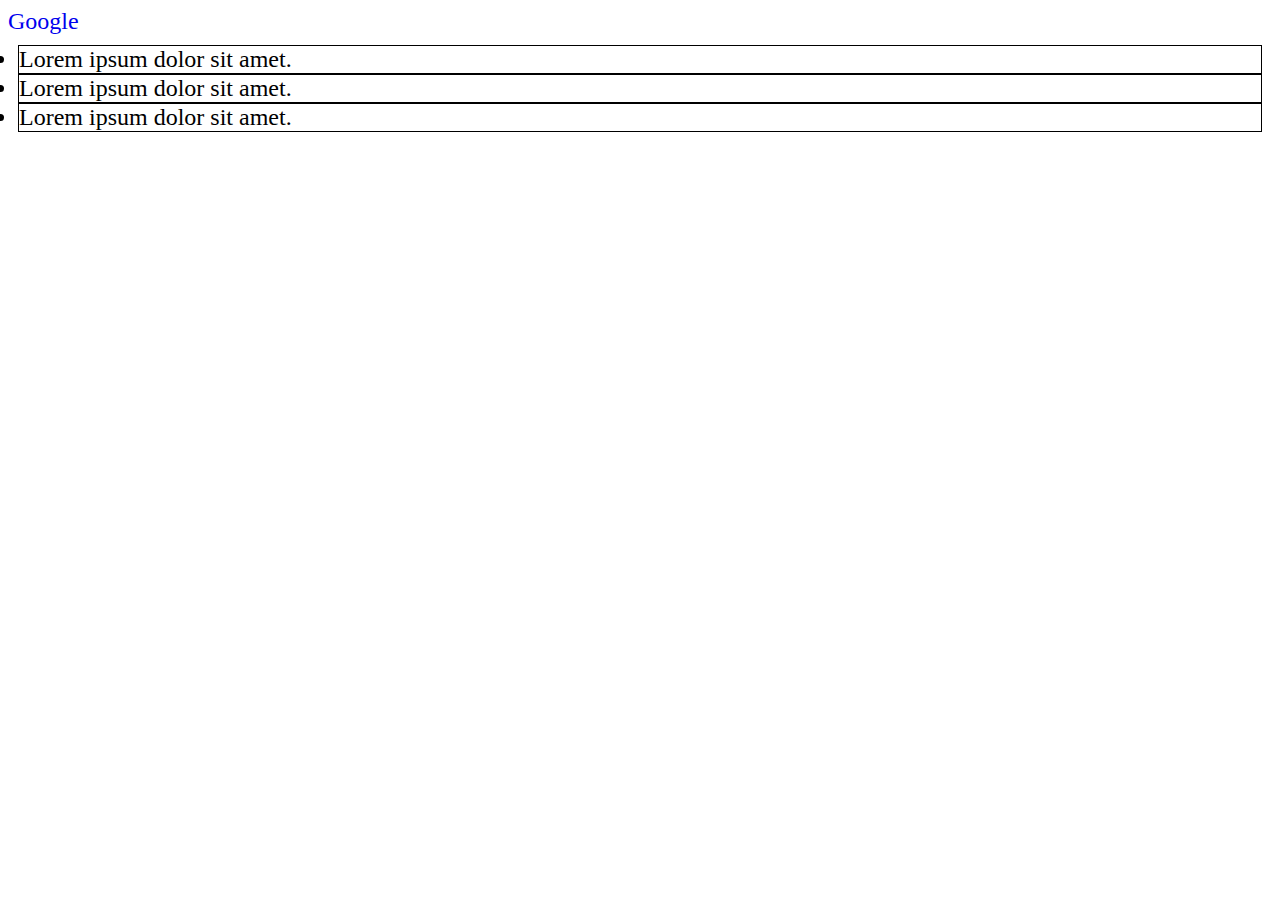
<file: index.html>
<!DOCTYPE html>
<html lang="en">
<head>
    <meta charset="UTF-8">
    <meta http-equiv="X-UA-Compatible" content="IE=edge">
    <meta name="viewport" content="width=device-width, initial-scale=1.0">
    <title>Introduction to CSS</title>

    <link rel="stylesheet" href="style.css" /> <!-- for external stylesheet -->

    <link rel="preconnect" href="https://fonts.googleapis.com">
<link rel="preconnect" href="https://fonts.gstatic.com" crossorigin>
<link href="https://fonts.googleapis.com/css2?family=Dongle:wght@300&family=Fruktur&family=Source+Sans+Pro:wght@200&display=swap" rel="stylesheet">

    <!-- Internal styles -->    
    <!-- <style type="text/css">

        h1 {
            color: blue;
            font-size: 24px;
            font-weight: 400;
        }
    
    
    </style> -->
    <!-- Internal styles -->    


</head>
<body>
    <!-- <div class="container">
        <h1 id="head1" class="title">Introduction to CSS</h1>

        <h1 id='head2' class="title">Head 2 </h1>
        <div id="head3">
            <h3 class="description">HeadLorem ipsum dolor sit amet.</h3>
        </div>
    
        <p class="description">This is the first class of CSS.</p>
        <p class="description">Lorem ipsum dolor sit amet.</p>
        <p class="description">Lorem ipsum dolor sit amet.</p>
        <p>Lorem ipsum dolor sit amet.</p>
    
        <p>Second paragraph</p>
    </div> -->

    <div>
        <a href="https://google.com/" target="_blank">Google</a>
    </div>

    <ul>
        <li class="list">Lorem ipsum dolor sit amet.</li>
        <li class="list">Lorem ipsum dolor sit amet.</li>
        <li class="list">Lorem ipsum dolor sit amet.</li>
    </ul>
</body>
</html>
</file>
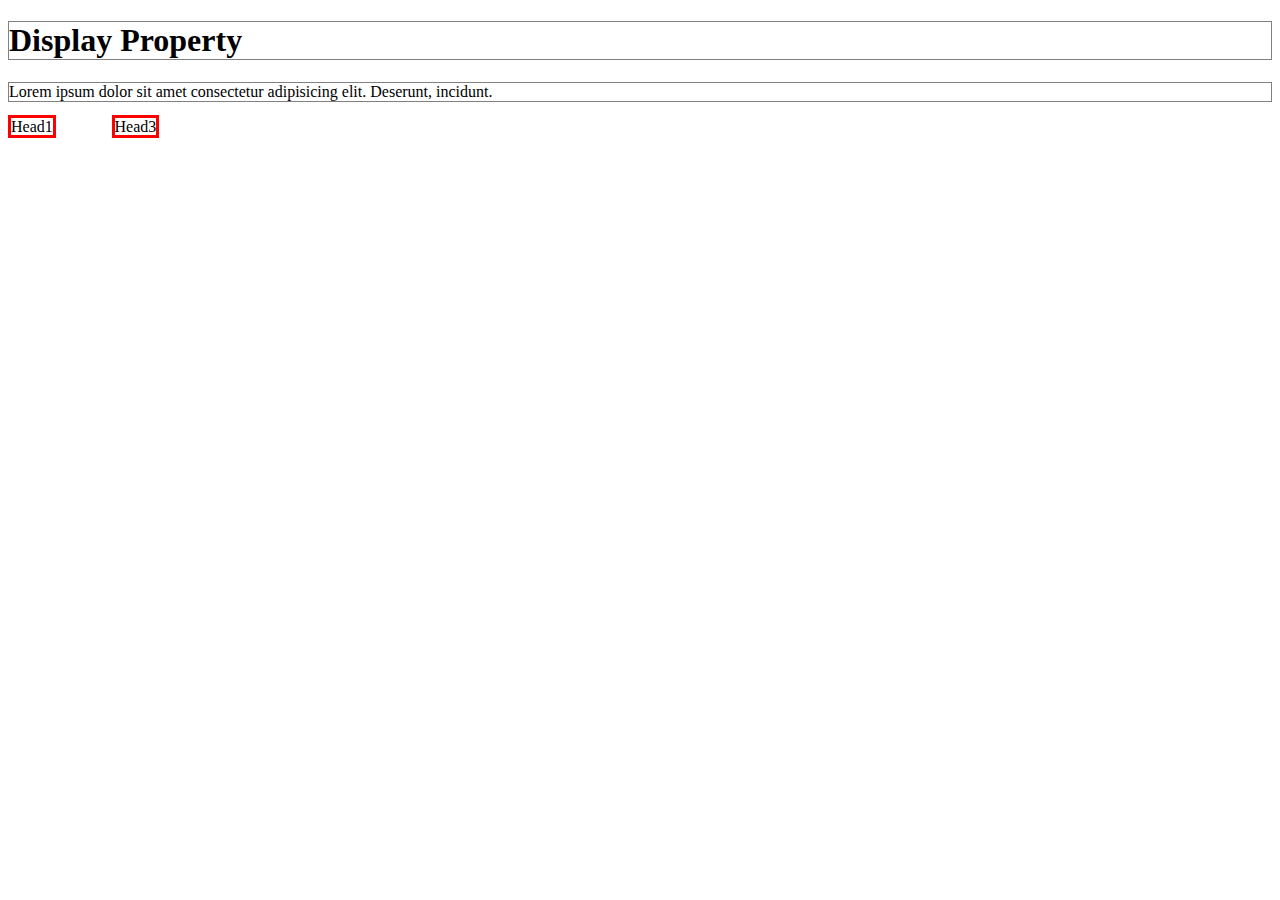
<file: display.html>
<!DOCTYPE html>
<html lang="en">
<head>
    <meta charset="UTF-8">
    <meta http-equiv="X-UA-Compatible" content="IE=edge">
    <meta name="viewport" content="width=device-width, initial-scale=1.0">
    <link rel="stylesheet" href="display.css">
    <title>Display</title>
</head>
<body>
    <h1>Display Property </h1>
    <p>Lorem ipsum dolor sit amet consectetur adipisicing elit. Deserunt, incidunt.</p>

    <span id="h1">Head1</span>
    <span id="h2">Head2</span>
    <span id='h3'>Head3</span>
</body>
</html>
</file>
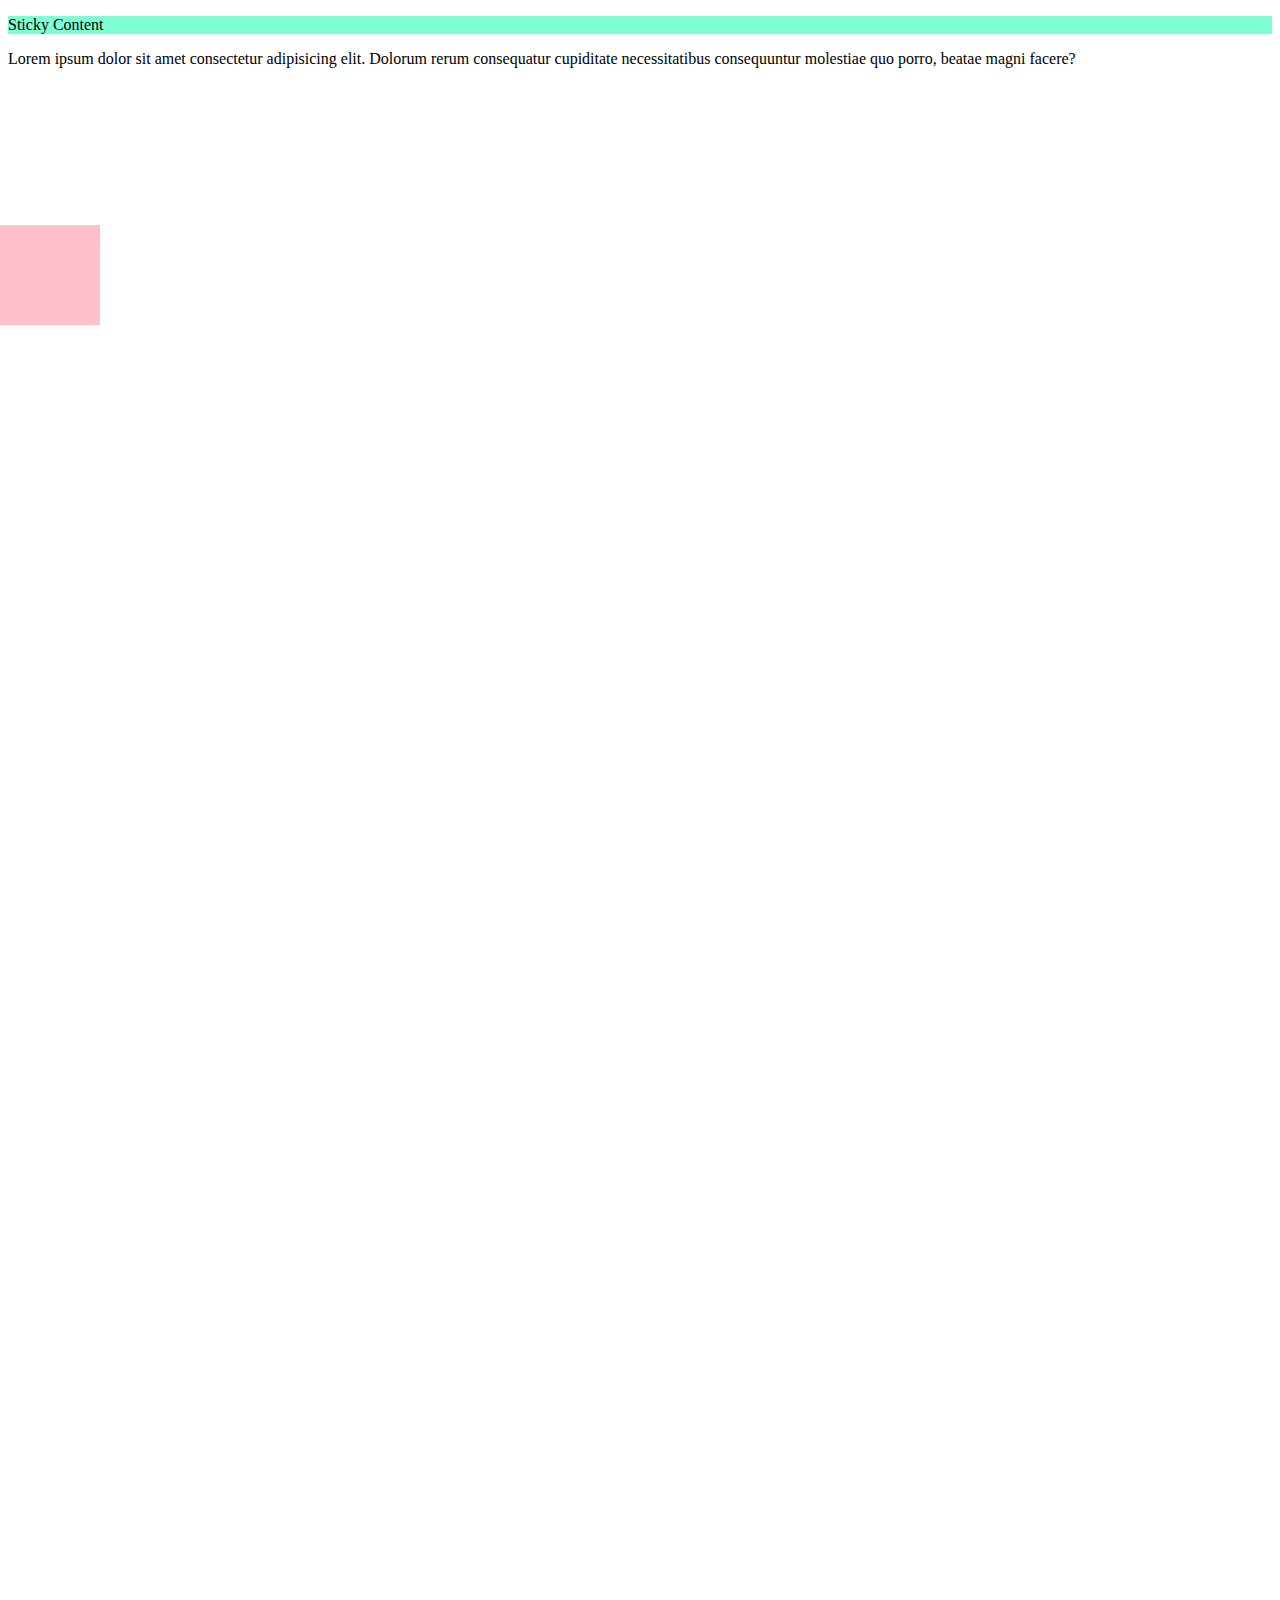
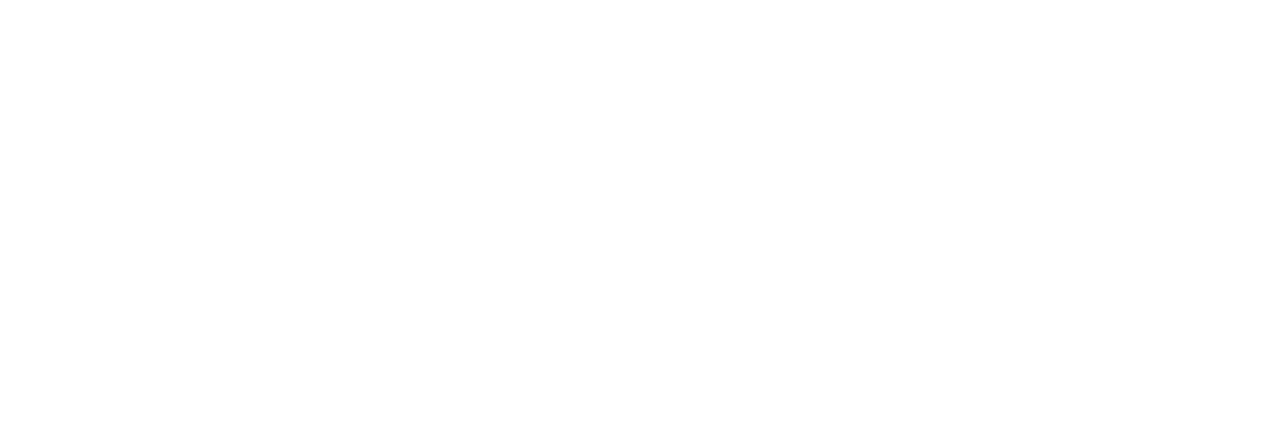
<file: fixed.html>
<!DOCTYPE html>
<html lang="en">
<head>
    <meta charset="UTF-8">
    <meta http-equiv="X-UA-Compatible" content="IE=edge">
    <meta name="viewport" content="width=device-width, initial-scale=1.0">
    <title>Document</title>
    <link rel="stylesheet" href="fixed.css">
</head>
<body>
    <div id='fixed'></div>
    <p id='document'>Sticky Content</p>
    <!-- <div id='box'></div> -->
    <p>Lorem ipsum dolor sit amet consectetur adipisicing elit. Dolorum rerum consequatur cupiditate necessitatibus consequuntur molestiae quo porro, beatae magni facere?</p>
</body>
</html>
</file>
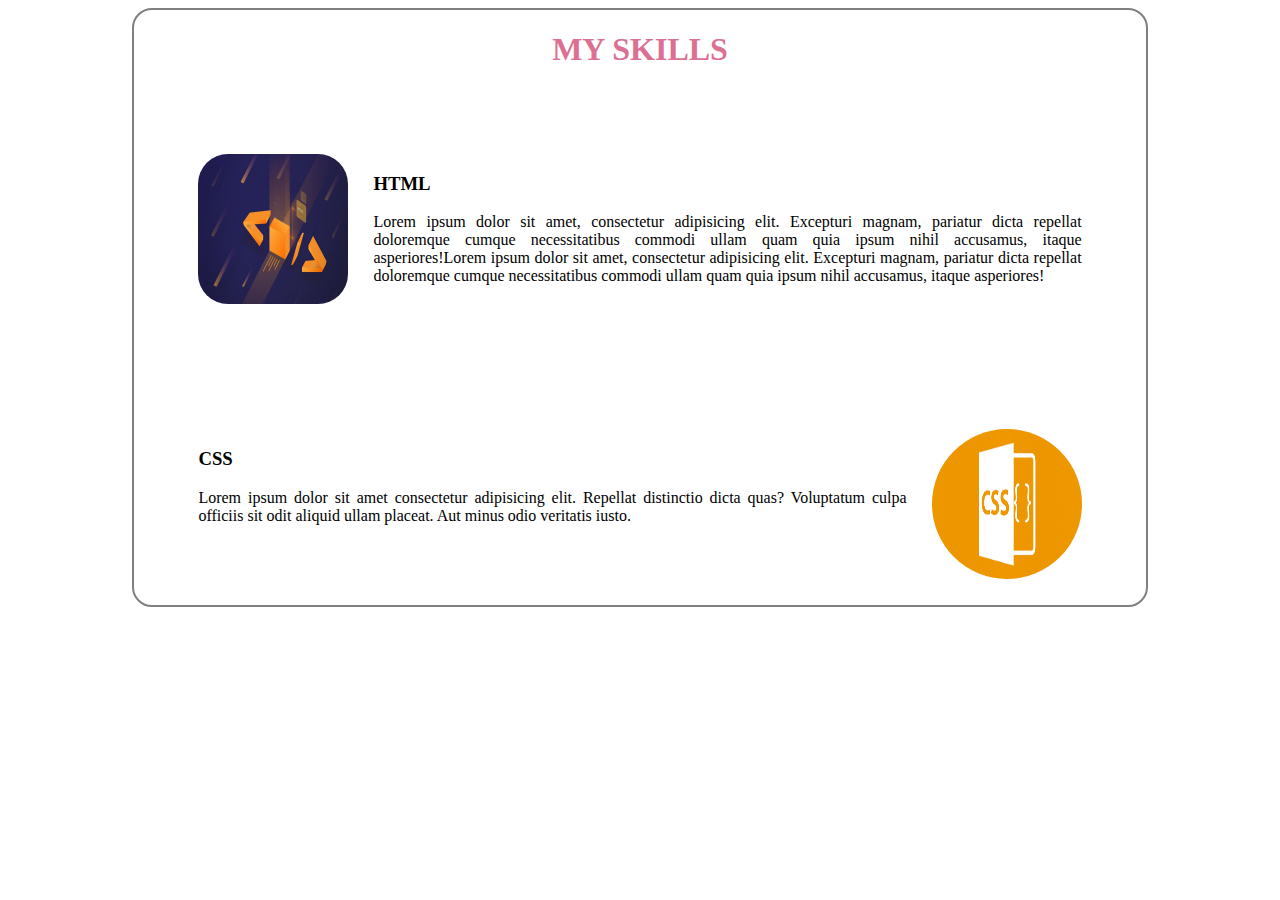
<file: float.html>
<!DOCTYPE html>
<html lang="en">
<head>
    <meta charset="UTF-8">
    <meta http-equiv="X-UA-Compatible" content="IE=edge">
    <meta name="viewport" content="width=device-width, initial-scale=1.0">
    <title>Document</title>
    <link rel="stylesheet" href="float.css">
</head>
<body>
    <div class="container">
        <h1>MY SKILLS</h1>
        <div id='html-container'>
            <img src="./images/html.jpeg" id="html" >
            <h3>HTML</h3>
            <p id="description-html">Lorem ipsum dolor sit amet, consectetur adipisicing elit. Excepturi magnam, pariatur dicta repellat doloremque cumque necessitatibus commodi ullam quam quia ipsum nihil accusamus, itaque asperiores!Lorem ipsum dolor sit amet, consectetur adipisicing elit. Excepturi magnam, pariatur dicta repellat doloremque cumque necessitatibus commodi ullam quam quia ipsum nihil accusamus, itaque asperiores!</p>
        </div>
        <div id='css-container'>
            <img src='./images/css.png' id="css">
            <h3>CSS</h3>
            <p id="description-css">Lorem ipsum dolor sit amet consectetur adipisicing elit. Repellat distinctio dicta quas? Voluptatum culpa officiis sit odit aliquid ullam placeat. Aut minus odio veritatis iusto.</p>
        </div>
    </div>

</body>
</html>
</file>
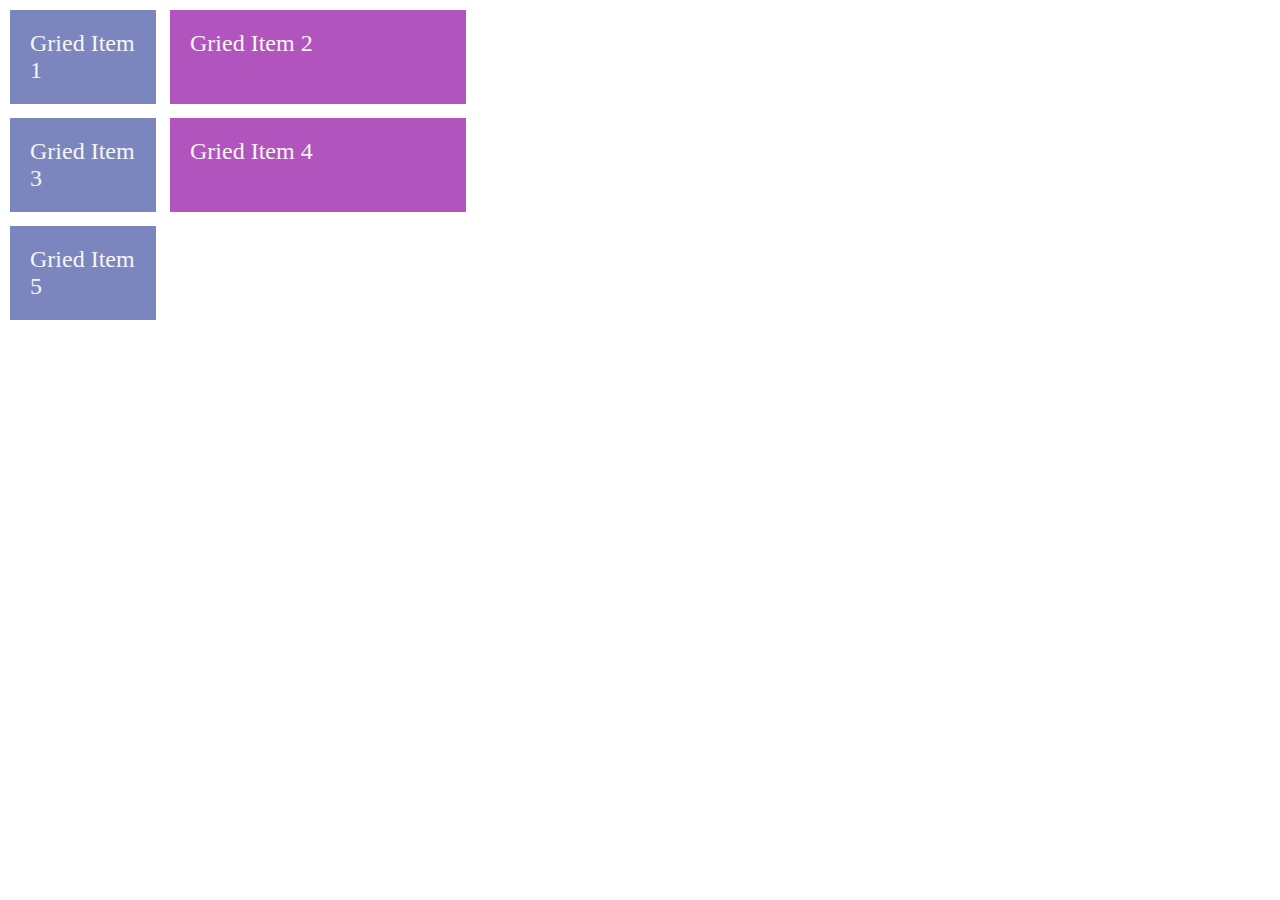
<file: grid.html>
<!DOCTYPE html>
<html lang="en">
<head>
    <meta charset="UTF-8">
    <meta http-equiv="X-UA-Compatible" content="IE=edge">
    <meta name="viewport" content="width=device-width, initial-scale=1.0">
    <title>Document</title>
    <link rel="stylesheet" href="grid.css">
</head>
<body>
    <div class="grid-container">
        <div class="grid-item grid-item-1">Gried Item 1</div>
        <div class="grid-item grid-item-2">Gried Item 2</div>
        <div class="grid-item grid-item-3">Gried Item 3</div>
        <div class="grid-item grid-item-4">Gried Item 4</div>
        <div class="grid-item grid-item-5">Gried Item 5</div>
    </div>
    
    
</body>
</html>
</file>
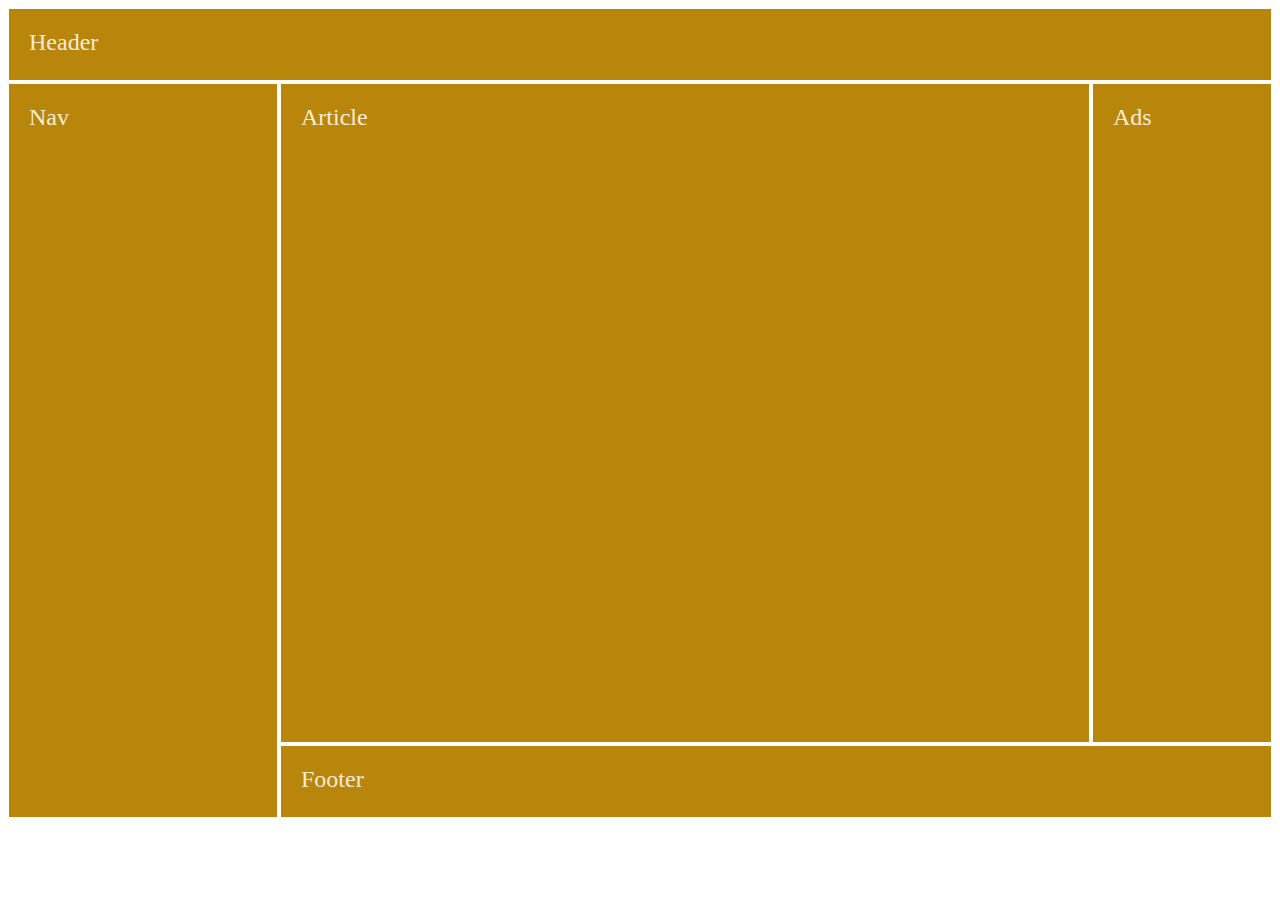
<file: gridDemo.html>
<!DOCTYPE html>
<html lang="en">
<head>
    <meta charset="UTF-8">
    <meta http-equiv="X-UA-Compatible" content="IE=edge">
    <meta name="viewport" content="width=device-width, initial-scale=1.0">
    <title>GridProje1</title>
    <link rel="stylesheet" href="gridDemo.css">
</head>
<body>
    <div class="container">
        <div class="header1">Header</div>
        <div class="nav1">Nav</div>
        <div class="article1">Article</div>
        <div class="ads1">Ads</div>
        <div class="footer1">Footer</div>
    </div>
    
</body>
</html>
</file>
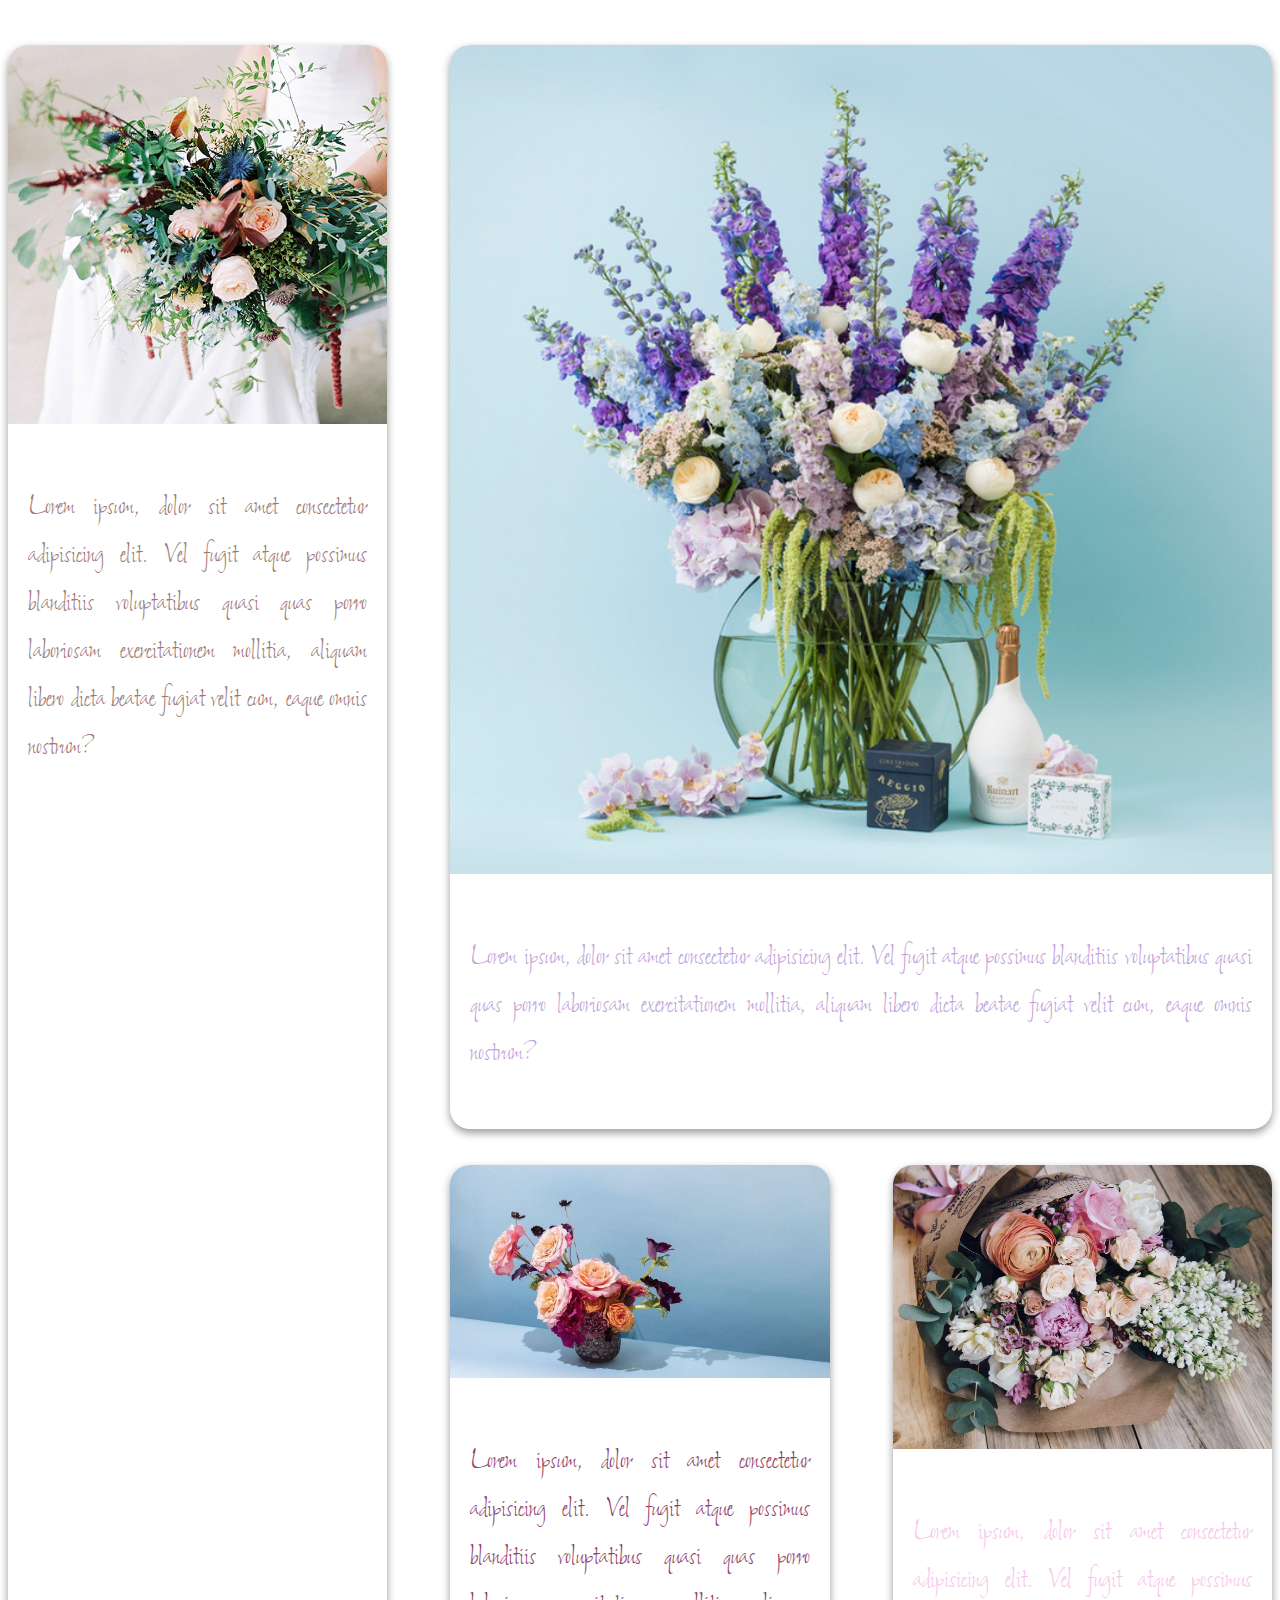
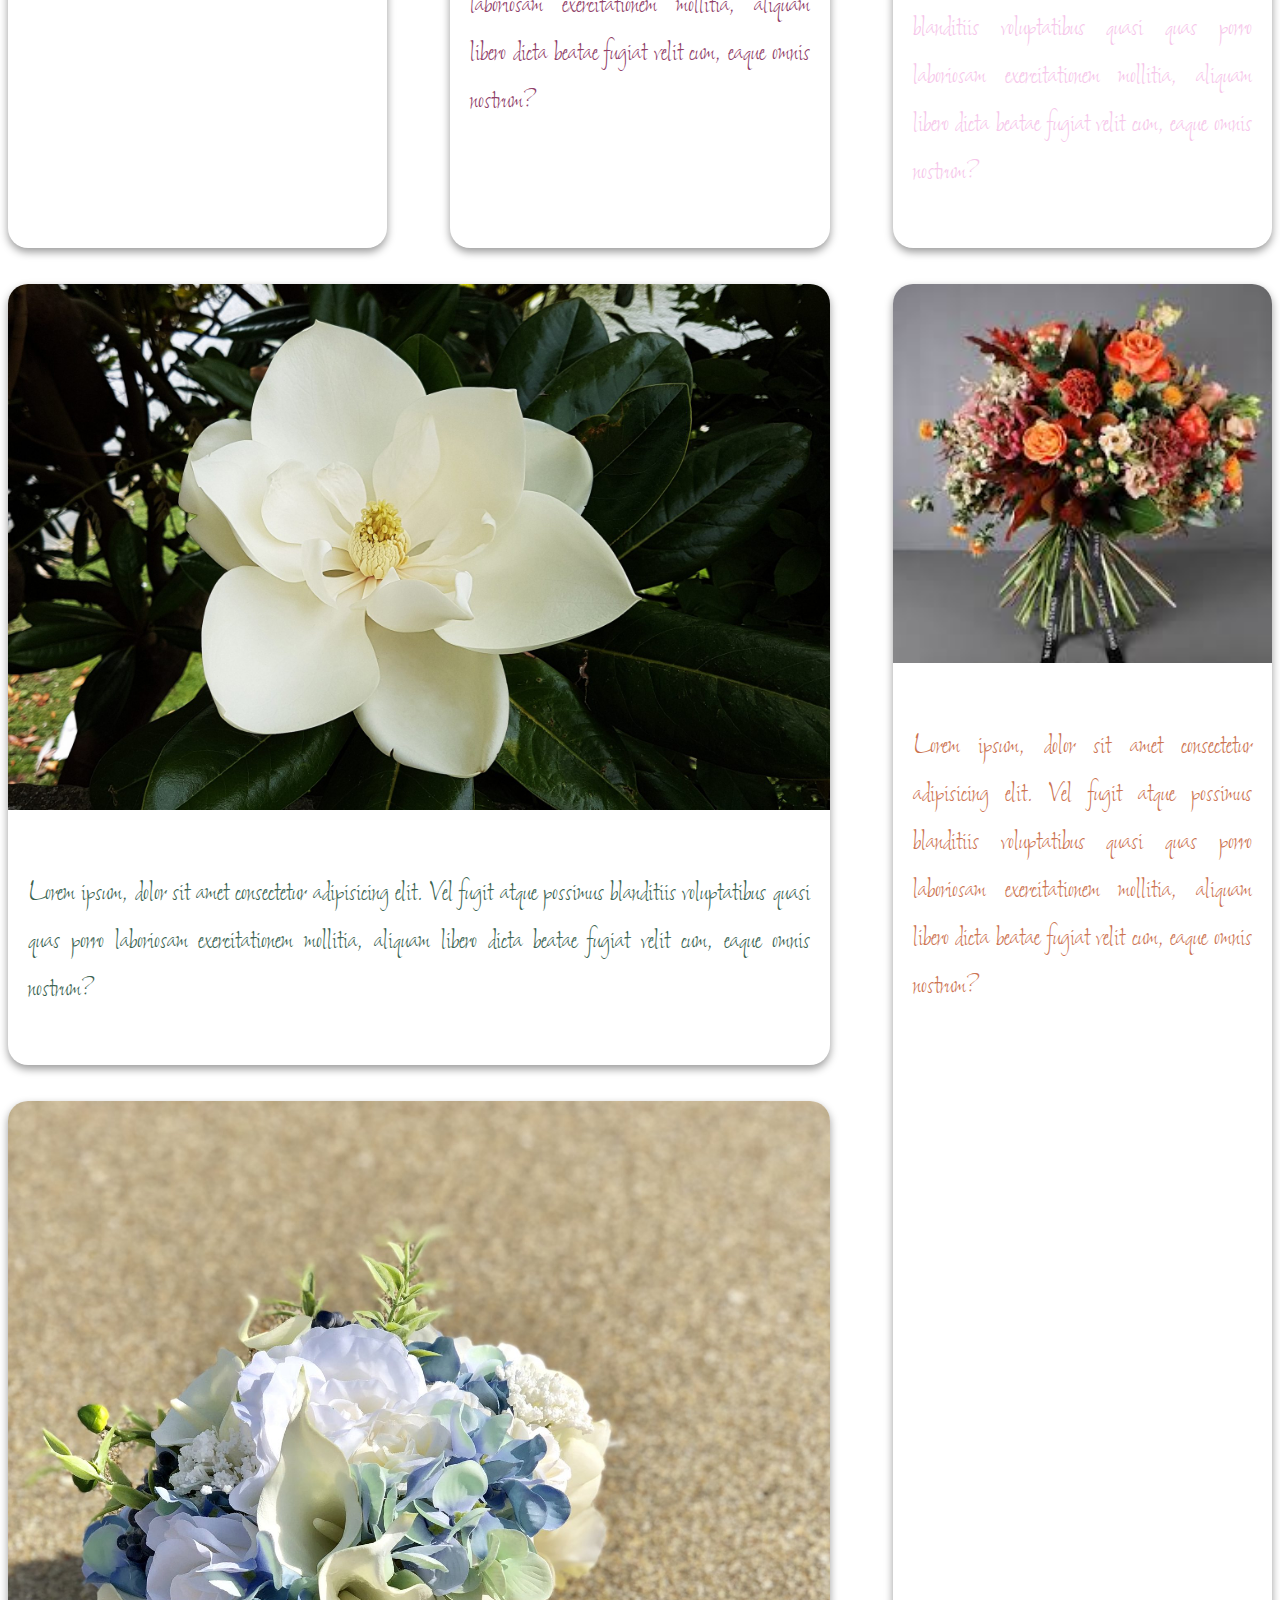
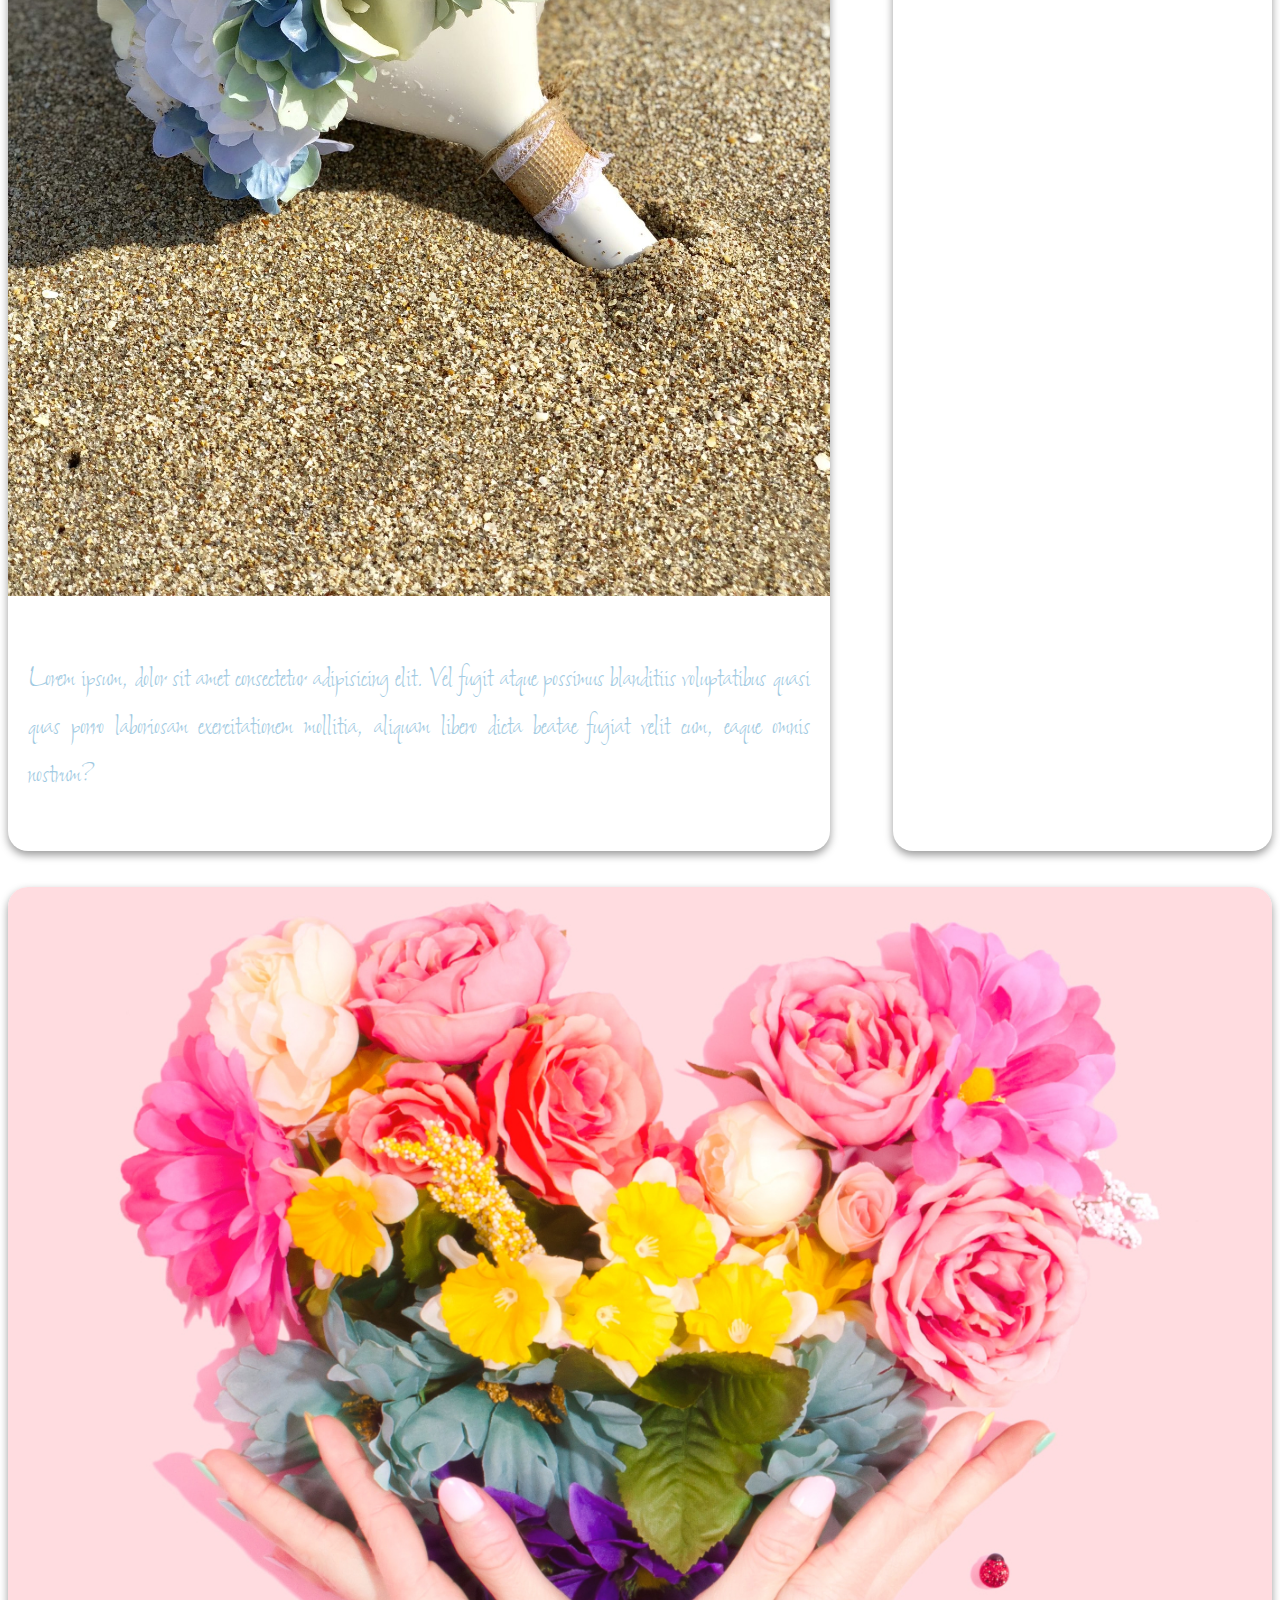
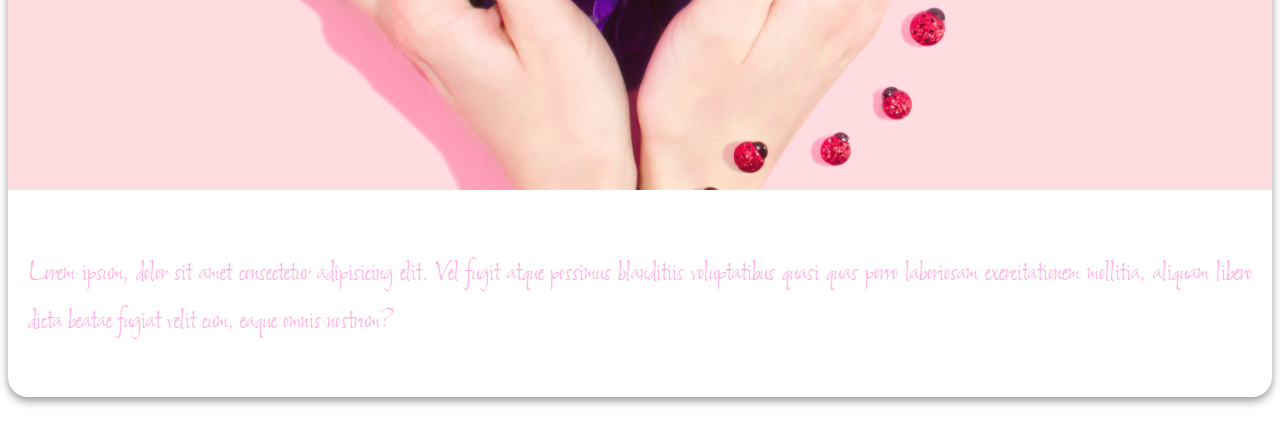
<file: gridFotoGaleria.html>
<!DOCTYPE html>
<html lang="en">
<head>
    <meta charset="UTF-8">
    <meta http-equiv="X-UA-Compatible" content="IE=edge">
    <meta name="viewport" content="width=device-width, initial-scale=1.0">
    <title>gridFotoGaleria</title>
    <link rel="stylesheet" href="gridFotoGaleria.css">
    <link rel="preconnect" href="https://fonts.googleapis.com"> 
    <link rel="preconnect" href="https://fonts.gstatic.com" crossorigin> 
    <link href="https://fonts.googleapis.com/css2?family=Shalimar&display=swap" rel="stylesheet">
</head>
<body>
    <div class="container">
        <div class="grid-box grid-box-1">
            <img class="img-flw" src="gImages/flw1.jpg" alt="flw1"><p class="description" id="description-1">Lorem ipsum, dolor sit amet consectetur adipisicing elit. Vel fugit atque possimus blanditiis voluptatibus quasi quas porro laboriosam exercitationem mollitia, aliquam libero dicta beatae fugiat velit cum, eaque omnis nostrum?</p></div>
        <div class="grid-box grid-box-2">
            <img class="img-flw" src="gImages/flw2.jpeg" alt="flw2"><p class="description" id="description-2">Lorem ipsum, dolor sit amet consectetur adipisicing elit. Vel fugit atque possimus blanditiis voluptatibus quasi quas porro laboriosam exercitationem mollitia, aliquam libero dicta beatae fugiat velit cum, eaque omnis nostrum?</p></div>
        <div class="grid-box grid-box-3">
            <img class="img-flw" src="gImages/flw3.jpeg" alt="flw3"><p class="description" id="description-3">Lorem ipsum, dolor sit amet consectetur adipisicing elit. Vel fugit atque possimus blanditiis voluptatibus quasi quas porro laboriosam exercitationem mollitia, aliquam libero dicta beatae fugiat velit cum, eaque omnis nostrum?</p></div>
        <div class="grid-box grid-box-4">
            <img class="img-flw" src="gImages/flw4.jpeg" alt="flw4"><p class="description" id="description-4">Lorem ipsum, dolor sit amet consectetur adipisicing elit. Vel fugit atque possimus blanditiis voluptatibus quasi quas porro laboriosam exercitationem mollitia, aliquam libero dicta beatae fugiat velit cum, eaque omnis nostrum?</p></div>
        <div class="grid-box grid-box-5">
            <img class="img-flw"src="gImages/flw5.jpeg" alt="flw5"><p class="description" id="description-5">Lorem ipsum, dolor sit amet consectetur adipisicing elit. Vel fugit atque possimus blanditiis voluptatibus quasi quas porro laboriosam exercitationem mollitia, aliquam libero dicta beatae fugiat velit cum, eaque omnis nostrum?</p></div>
        <div class="grid-box grid-box-6">
            <img class="img-flw" src="gImages/flw6.jpeg" alt="flw6"><p class="description" id="description-6">Lorem ipsum, dolor sit amet consectetur adipisicing elit. Vel fugit atque possimus blanditiis voluptatibus quasi quas porro laboriosam exercitationem mollitia, aliquam libero dicta beatae fugiat velit cum, eaque omnis nostrum?</p></div>
        <div class="grid-box grid-box-7">
            <img class="img-flw" src="gImages/flw7.jpeg" alt="flw7"><p class="description" id="description-7">Lorem ipsum, dolor sit amet consectetur adipisicing elit. Vel fugit atque possimus blanditiis voluptatibus quasi quas porro laboriosam exercitationem mollitia, aliquam libero dicta beatae fugiat velit cum, eaque omnis nostrum?</p></div>
        <div class="grid-box grid-box-8">
            <img class="img-flw"src="gImages/flw8.jpeg" alt="flw8"><p class="description" id="description-8">Lorem ipsum, dolor sit amet consectetur adipisicing elit. Vel fugit atque possimus blanditiis voluptatibus quasi quas porro laboriosam exercitationem mollitia, aliquam libero dicta beatae fugiat velit cum, eaque omnis nostrum?</p></div>

    </div>
    
    
</body>
</html>
</file>
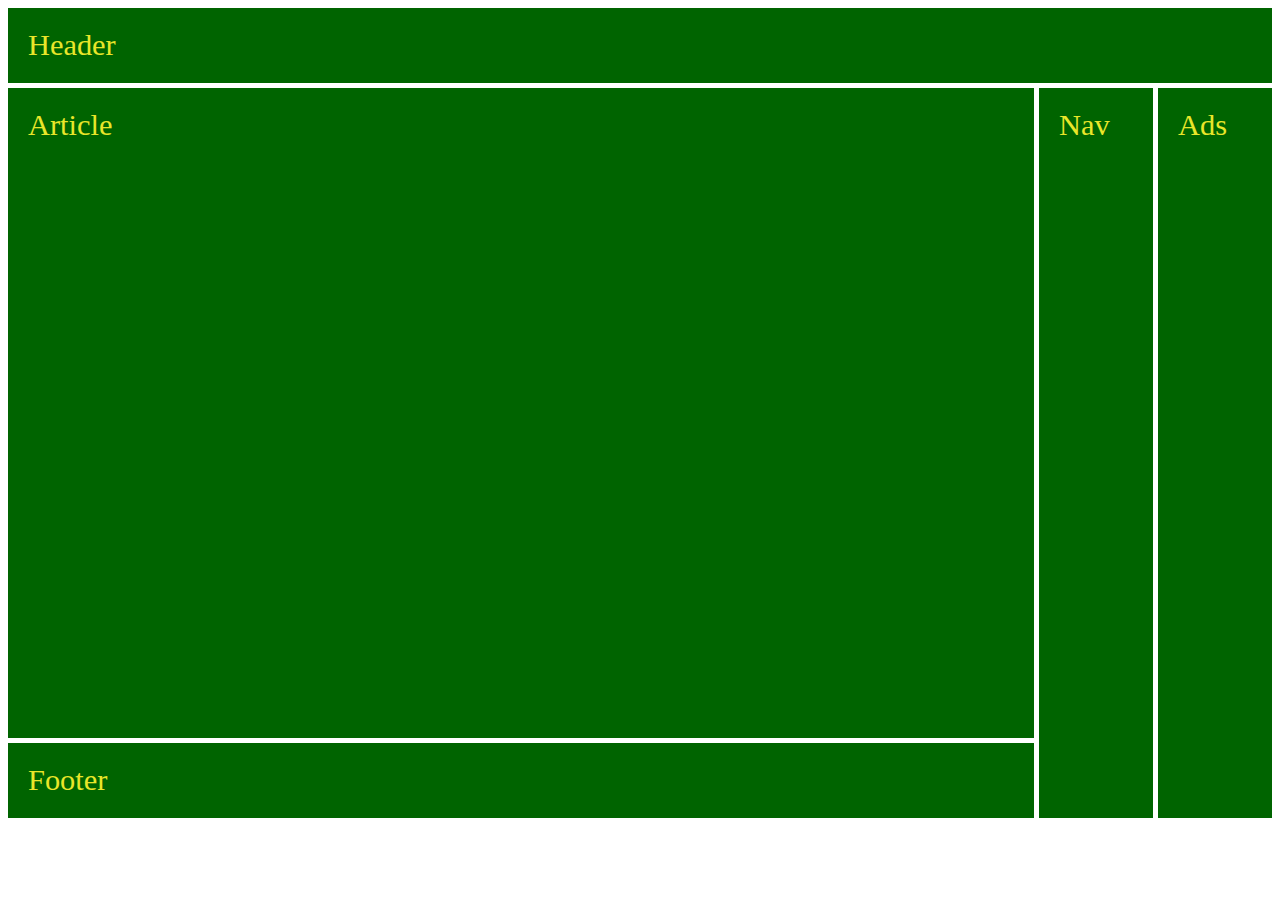
<file: gridProje2.html>
<!DOCTYPE html>
<html lang="en">
<head>
    <meta charset="UTF-8">
    <meta http-equiv="X-UA-Compatible" content="IE=edge">
    <meta name="viewport" content="width=device-width, initial-scale=1.0">
    <title>GridProje2</title>
    <link rel="stylesheet" href="gridProje2.css">
</head>
<body>
    <div class="container">
        <div class="header1">Header</div>
        <div class="nav1">Nav</div>
        <div class="article1">Article</div>
        <div class="ads1">Ads</div>
        <div class="footer1">Footer</div>
    </div>
    
</body>
</html>
</file>
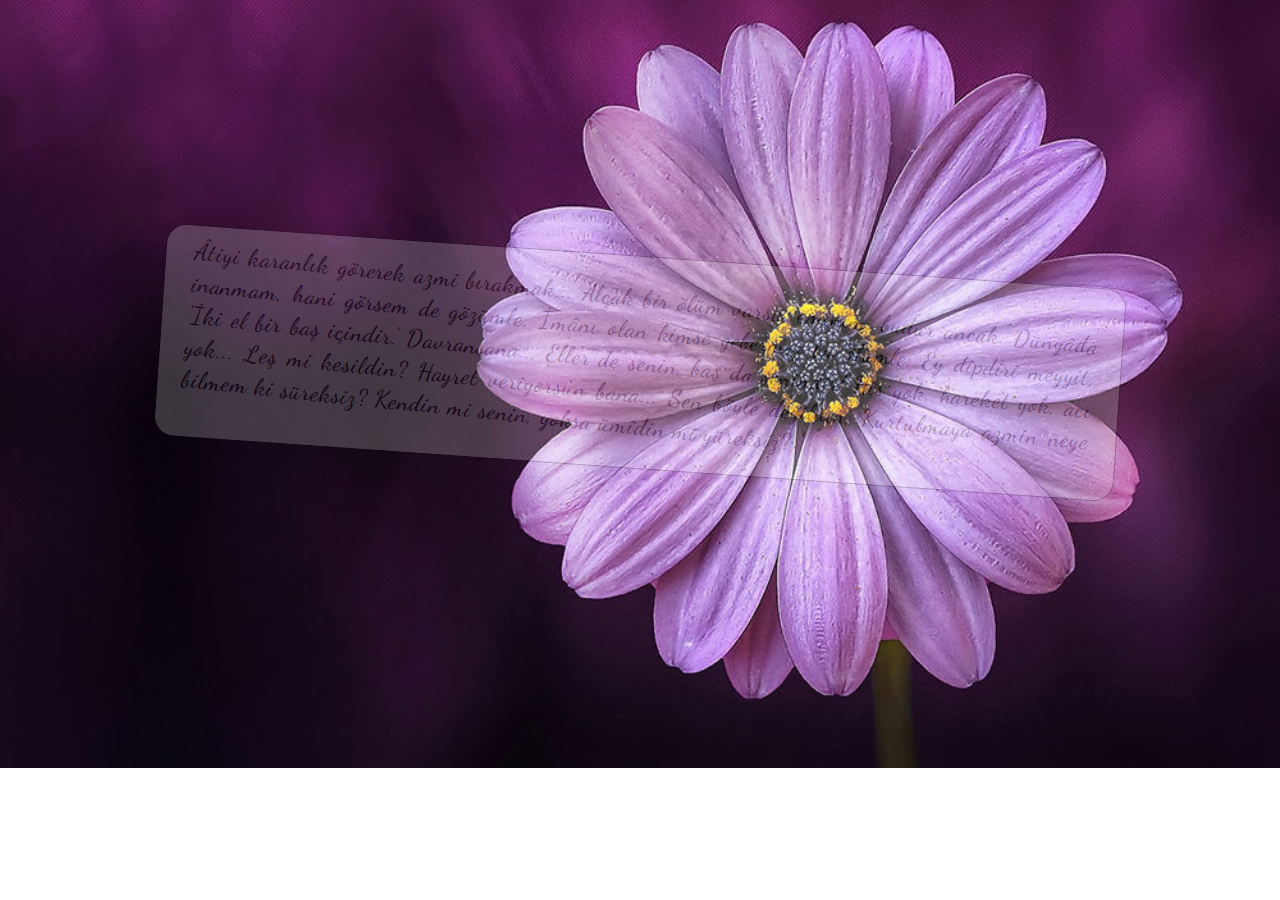
<file: opacity.html>
<!DOCTYPE html>
<html lang="en">
<head>
    <meta charset="UTF-8">
    <meta http-equiv="X-UA-Compatible" content="IE=edge">
    <meta name="viewport" content="width=device-width, initial-scale=1.0">
    <title>Document</title>
    <link rel="stylesheet" href="opacity.css">
    <link rel="preconnect" href="https://fonts.googleapis.com">
    <link rel="preconnect" href="https://fonts.gstatic.com" crossorigin>
    <link href="https://fonts.googleapis.com/css2?family=Dancing+Script&family=Dongle:wght@300&family=Fruktur&family=Source+Sans+Pro:wght@200&display=swap" rel="stylesheet">
</head>
<body>
    <div class="container">
        <p>Âtiyi karanlık görerek azmi bırakmak...
            Alçak bir ölüm varsa, emînim, budur ancak.
            Dünyâda inanmam, hani görsem de gözümle.
            İmânı olan kimse gebermez bu ölümle:
            Ey dipdiri meyyit, 'İki el bir baş içindir.'
            Davransana... Eller de senin, baş da senindir!
            His yok, hareket yok, acı yok... Leş mi kesildin?
            Hayret veriyorsun bana... Sen böyle değildin.
            Kurtulmaya azmin neye bilmem ki süreksiz?
            Kendin mi senin, yoksa ümîdin mi yüreksiz?</p>
    </div>

    <!-- <img src="./images/html.jpeg" > -->
  
</body>
</html>
</file>
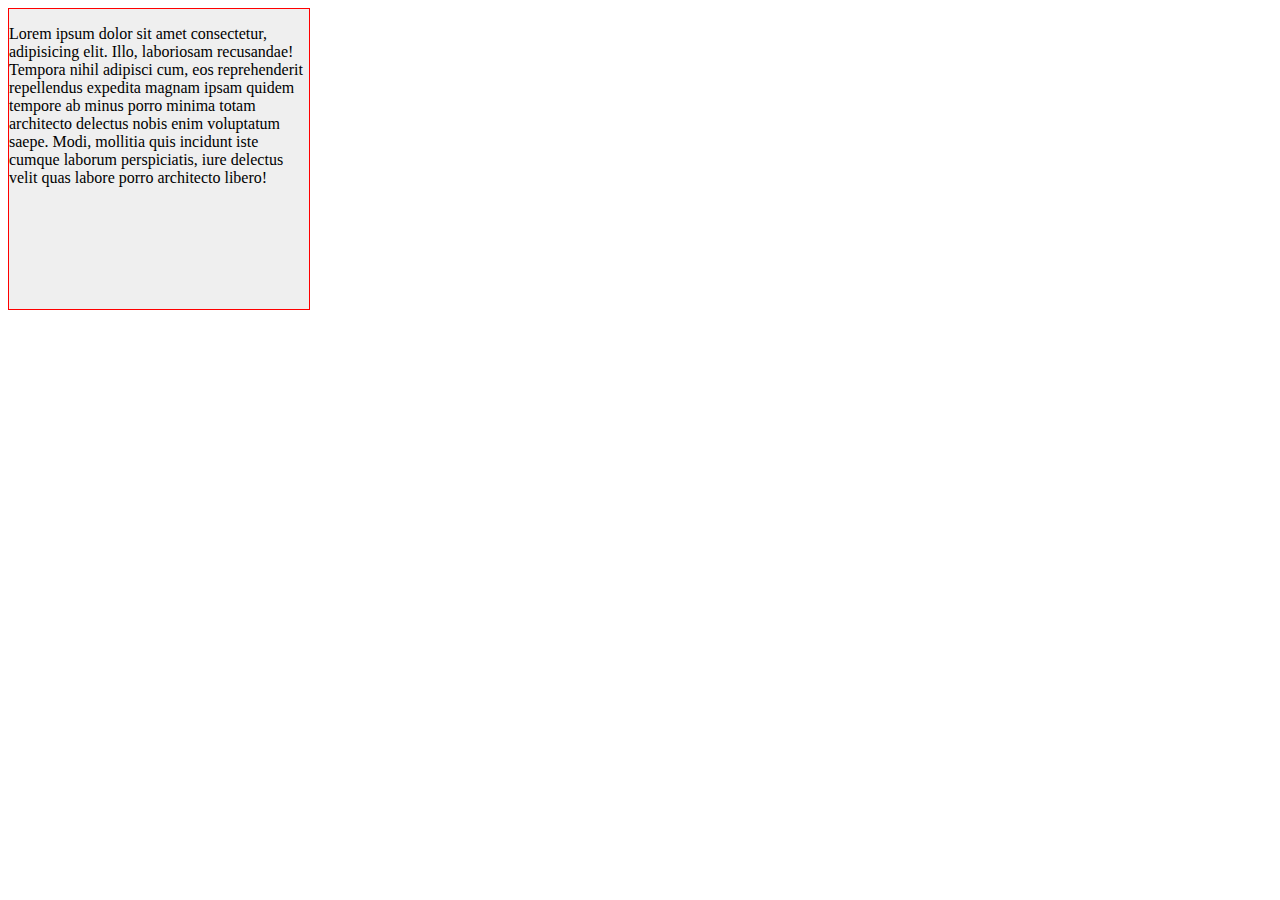
<file: overflow.html>
<!DOCTYPE html>
<html lang="en">
<head>
    <meta charset="UTF-8">
    <meta http-equiv="X-UA-Compatible" content="IE=edge">
    <meta name="viewport" content="width=device-width, initial-scale=1.0">
    <title>Document</title>
    <link rel="stylesheet" href="overflow.css">
</head>
<body>
    <div class="container">
        <p>Lorem ipsum dolor sit amet consectetur, adipisicing elit. Illo, laboriosam recusandae! Tempora nihil adipisci cum, eos reprehenderit repellendus expedita magnam ipsam quidem tempore ab minus porro minima totam architecto delectus nobis enim voluptatum saepe. Modi, mollitia quis incidunt iste cumque laborum perspiciatis, iure delectus velit quas labore porro architecto libero!</p>
    </div>
</body>
</html>
</file>
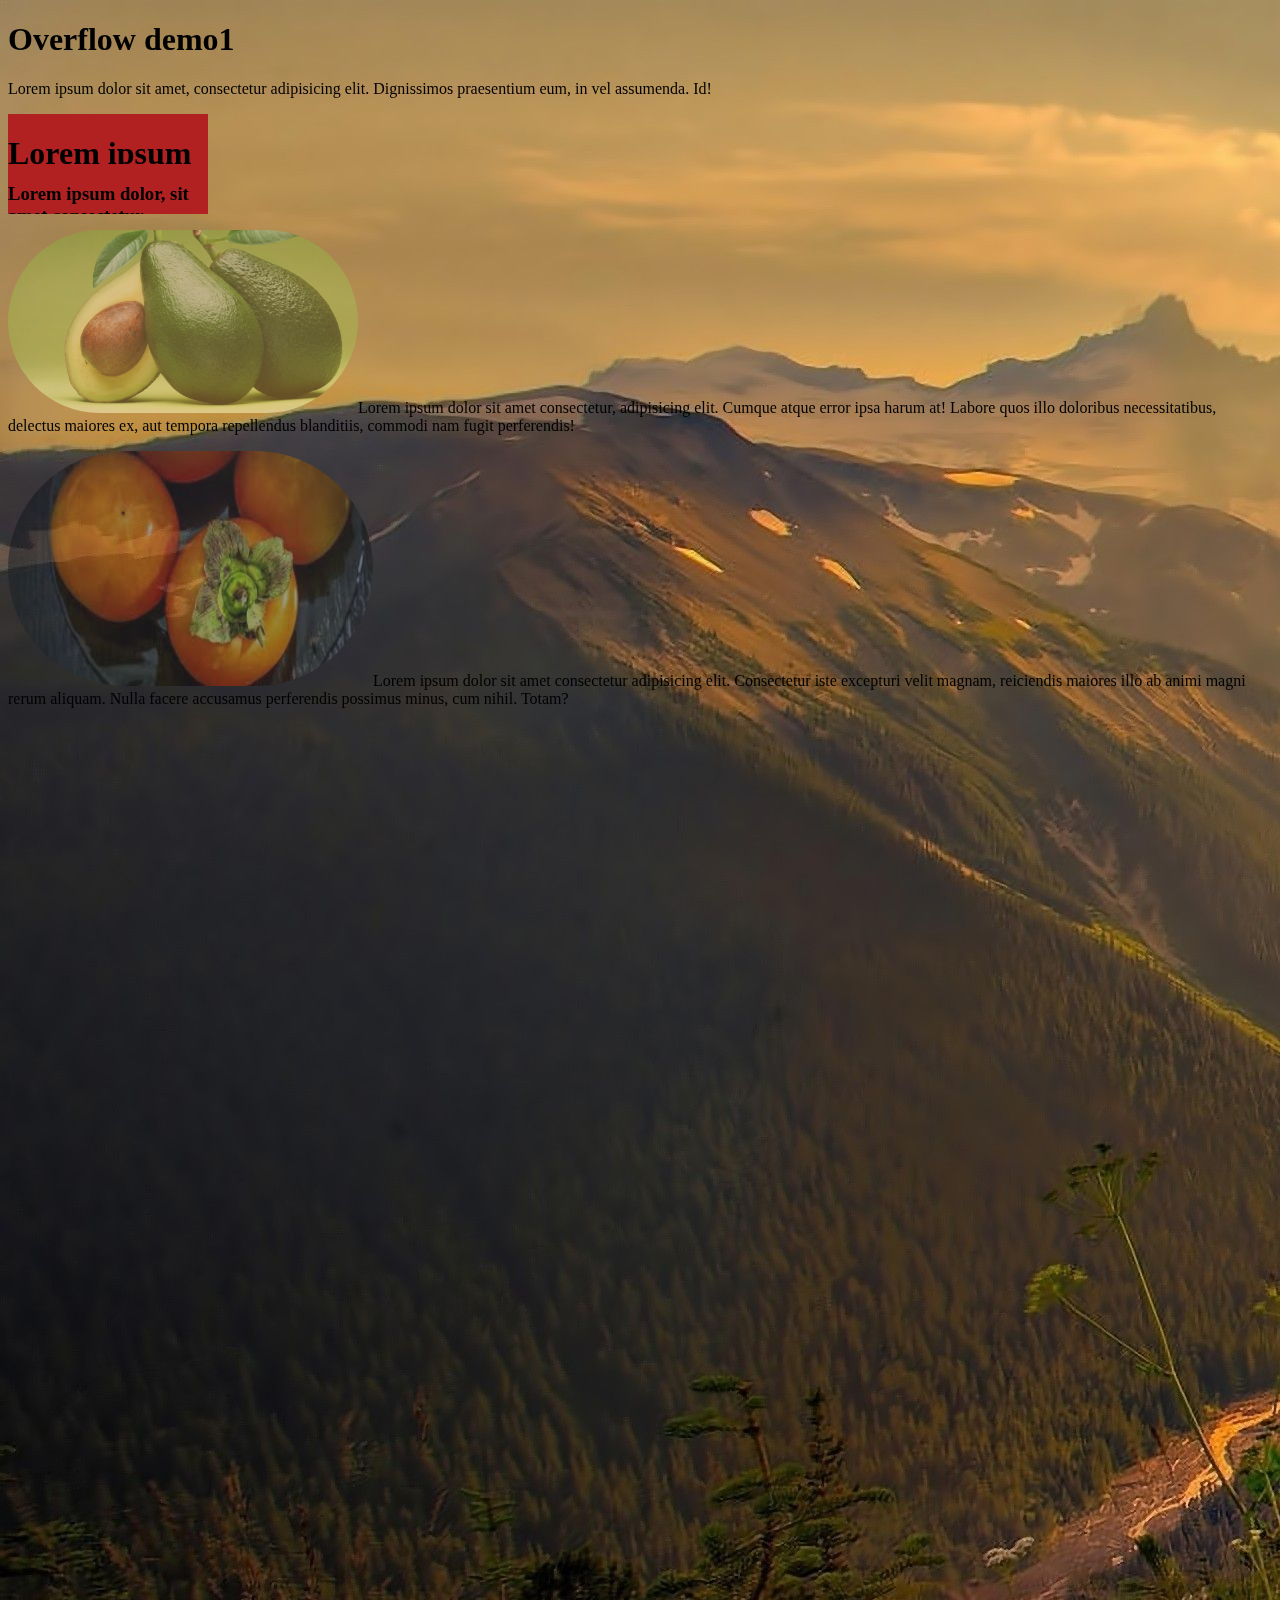
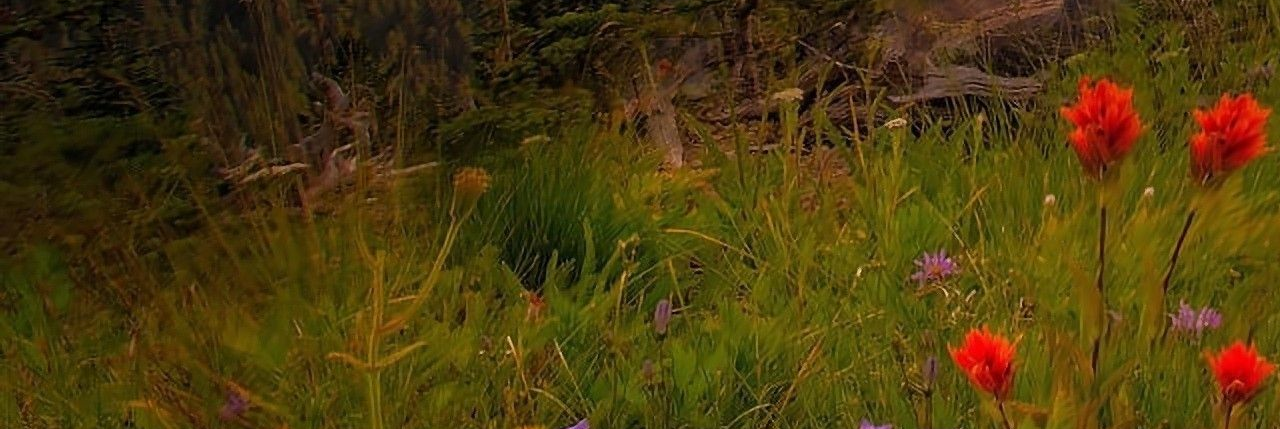
<file: Overflow.html>
<!DOCTYPE html>
<html lang="en">
<head>
    <meta charset="UTF-8">
    <meta http-equiv="X-UA-Compatible" content="IE=edge">
    <meta name="viewport" content="width=, initial-scale=1.0">
    <title>Overflow</title>

    <link rel="stylesheet" href="Overflow.css">
</head>
<body>
    <h1>Overflow demo1</h1>
    <p>Lorem ipsum dolor sit amet, consectetur adipisicing elit. Dignissimos praesentium eum, in vel assumenda. Id!</p>
    <div><h1 class="container">Lorem ipsum dolor sit amet consectetur adipisicing elit. Excepturi hic cupiditate rem, itaque odio illum sequi tempore optio natus. Labore numquam, dolorum voluptates accusantium cupiditate molestiae hic commodi suscipit sint!</h1></div>

    <div><h3>Lorem ipsum dolor, sit amet consectetur adipisicing elit. Eius culpa dolorem dignissimos repellendus dicta odit amet vitae molestiae consequatur, iure atque, odio a. Blanditiis eligendi unde sed sunt soluta ullam.</h3></div>
    <p><img id="resim1" src="avocado.jpg" alt="avocado" style="width: 350px;">Lorem ipsum dolor sit amet consectetur, adipisicing elit. Cumque atque error ipsa harum at! Labore quos illo doloribus necessitatibus, delectus maiores ex, aut tempora repellendus blanditiis, commodi nam fugit perferendis!</p>
    <p><img id="img2" src="kayisi.jpg" alt="kayisi" style="width: 365px; height: 235px;">Lorem ipsum dolor sit amet consectetur adipisicing elit. Consectetur iste excepturi velit magnam, reiciendis maiores illo ab animi magni rerum aliquam. Nulla facere accusamus perferendis possimus minus, cum nihil. Totam?</p>
</body>
</html>
</file>
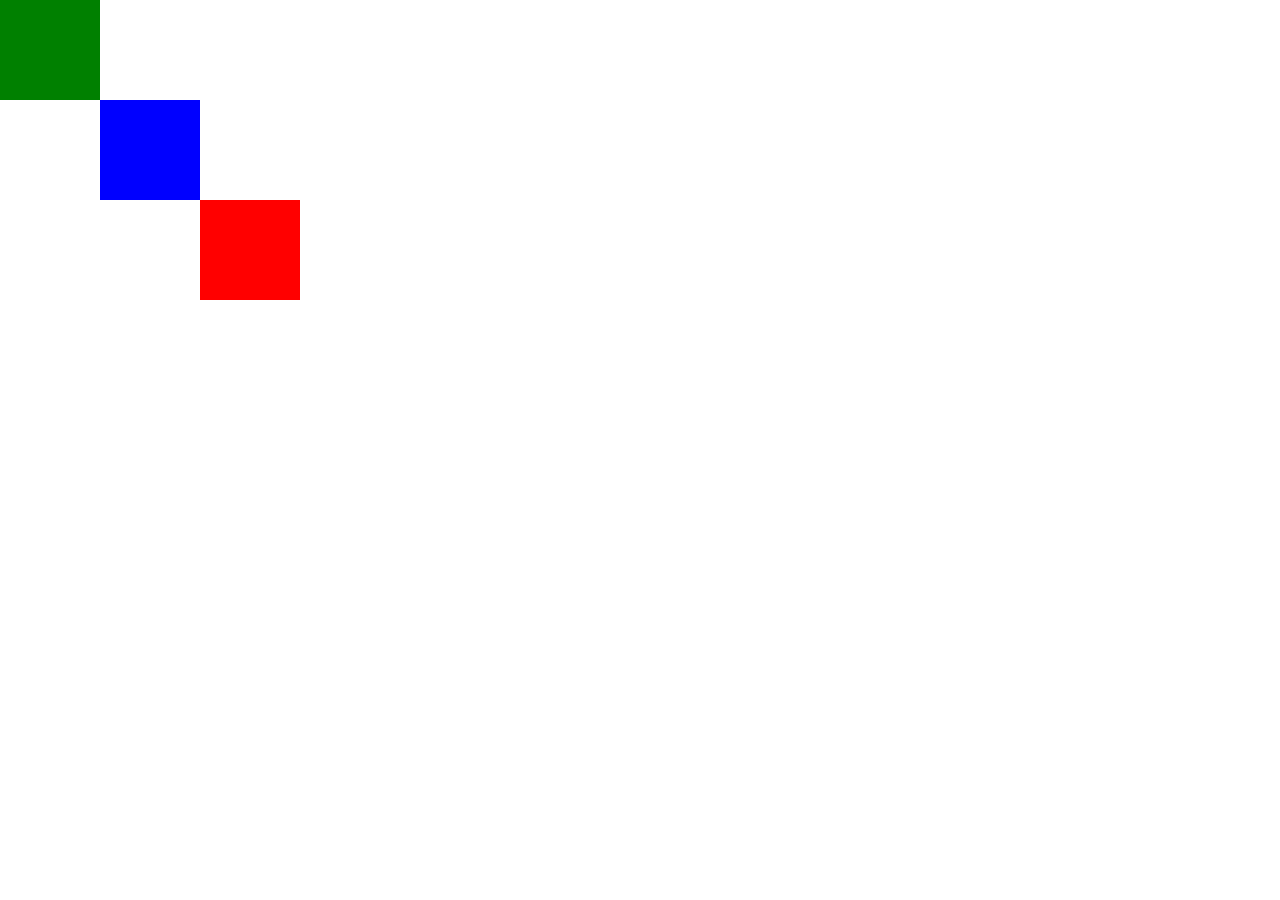
<file: position.html>
<!DOCTYPE html>
<html lang="en">
<head>
    <meta charset="UTF-8">
    <meta http-equiv="X-UA-Compatible" content="IE=edge">
    <meta name="viewport" content="width=device-width, initial-scale=1.0">
    <title>Position</title>

    <link rel="stylesheet" href="position.css">
</head>
<body>
    <!-- <div id="container"> -->
        <div id="first"></div>
    </div>
   <div id="second"></div>
   <div id="third"></div>
</body>
</html>
</file>
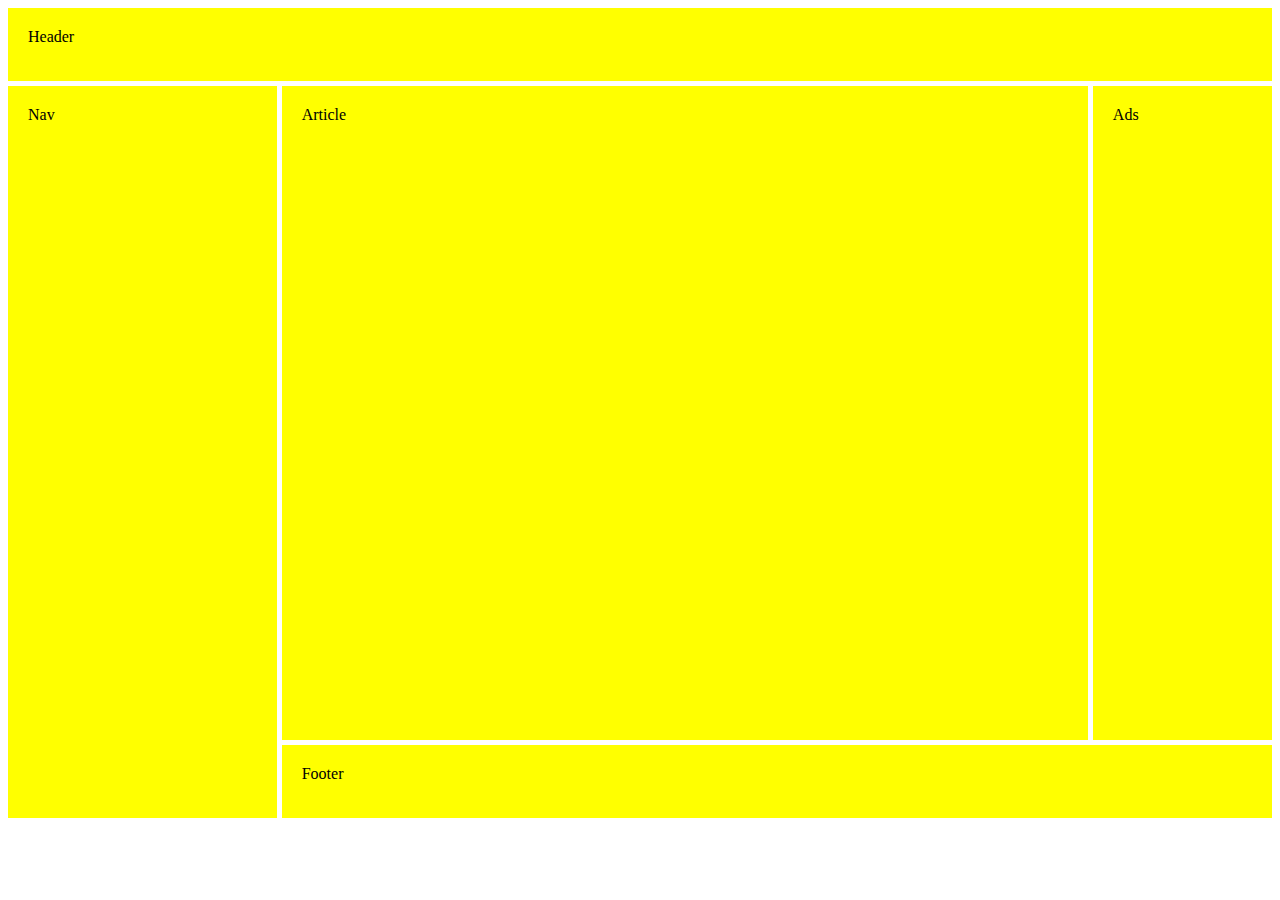
<file: practice.html>
<!DOCTYPE html>
<html lang="en">
<head>
    <meta charset="UTF-8">
    <meta http-equiv="X-UA-Compatible" content="IE=edge">
    <meta name="viewport" content="width=device-width, initial-scale=1.0">
    <title>Document</title>
    <link rel="stylesheet" href="practice.css">
</head>
<body>
    <div class="container">
        <div id='header'>Header</div>
        <div id='nav'>Nav</div>
        <div id='article'>Article</div>
        <div id='ads'>Ads</div>
        <div id='footer'>Footer</div>
    </div>
</body>
</html>
</file>
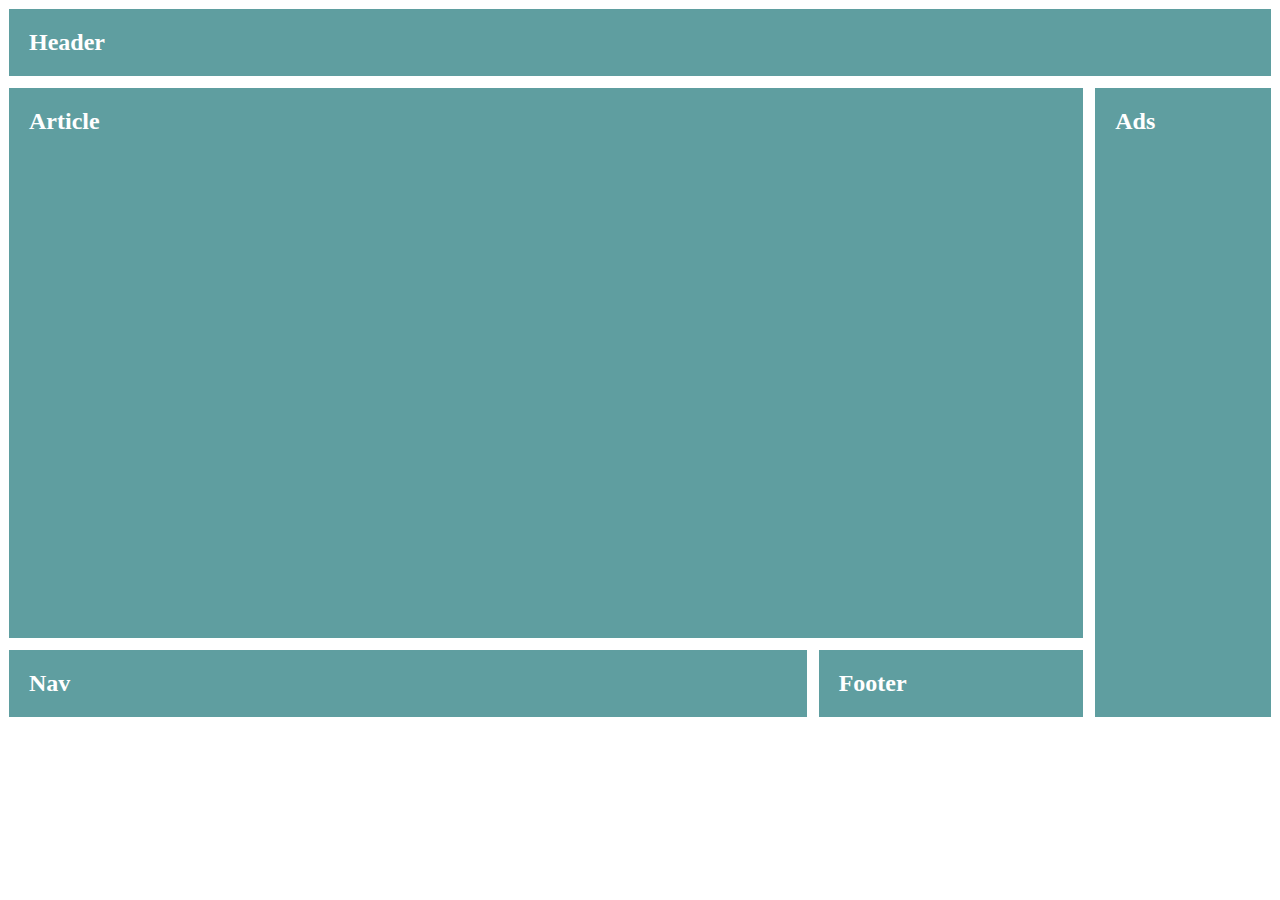
<file: practice2.html>
<!DOCTYPE html>
<html lang="en">
<head>
    <meta charset="UTF-8">
    <meta http-equiv="X-UA-Compatible" content="IE=edge">
    <meta name="viewport" content="width=device-width, initial-scale=1.0">
    <title>Document</title>
    <link rel="stylesheet" href="practice2.css">
</head>
<body>
    <div class="grid-container">
       <div class="item header">Header</div>
       <div class="item article">Article</div>
       <div class="item nav">Nav</div>
       <div class="item ads">Ads</div>
       <div class="item footer">Footer</div>
    </div> 
</body>
</html>
</file>
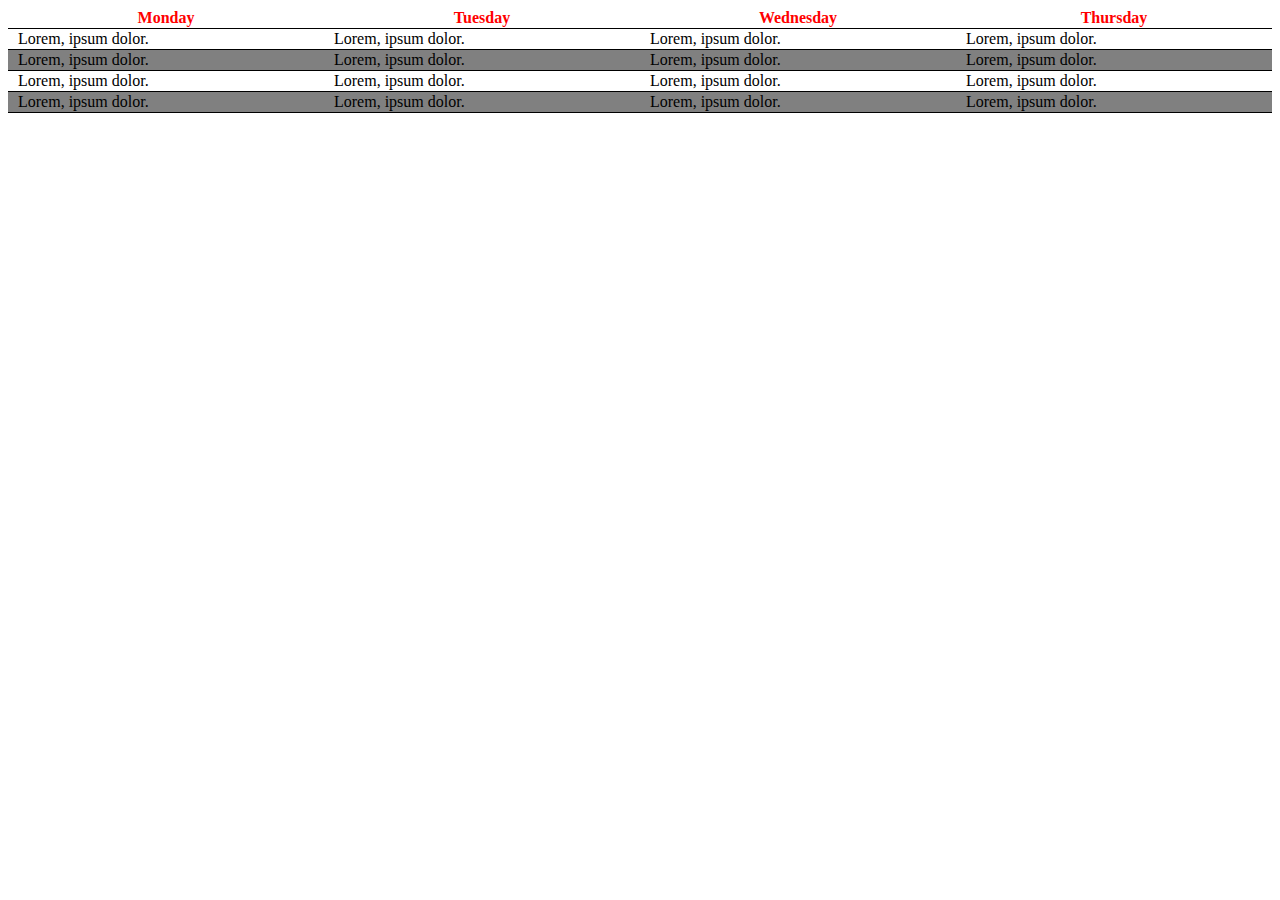
<file: tables.html>
<!DOCTYPE html>
<html lang="en">
<head>
    <meta charset="UTF-8">
    <meta http-equiv="X-UA-Compatible" content="IE=edge">
    <meta name="viewport" content="width=device-width, initial-scale=1.0">
    <title>Tables</title>
    <link rel="stylesheet" href="tables.css" type="text/css">
</head>
<body>
    <table>
        <thead>
            <th>Monday</th>
            <th>Tuesday</th>
            <th>Wednesday</th>
            <th>Thursday</th>
        </thead>
        <tbody>
            <tr>
                <td>Lorem, ipsum dolor.</td>
                <td>Lorem, ipsum dolor.</td>
                <td>Lorem, ipsum dolor.</td>
                <td>Lorem, ipsum dolor.</td>
            
            </tr>
            <tr>
                <td>Lorem, ipsum dolor.</td>
                <td>Lorem, ipsum dolor.</td>
                <td>Lorem, ipsum dolor.</td>
                <td>Lorem, ipsum dolor.</td>
            
            </tr>
            <tr>
                <td>Lorem, ipsum dolor.</td>
                <td>Lorem, ipsum dolor.</td>
                <td>Lorem, ipsum dolor.</td>
                <td>Lorem, ipsum dolor.</td>
            
            </tr>
            <tr>
                <td>Lorem, ipsum dolor.</td>
                <td>Lorem, ipsum dolor.</td>
                <td>Lorem, ipsum dolor.</td>
                <td>Lorem, ipsum dolor.</td>
            
            </tr>
            
        </tbody>
    </table>
</body>
</html>
</file>
<file: style.css>
@font-face {
    font-family: firstFont;
    src: url('./Fonts/Montserrat/Montserrat-Thin.ttf');
}

@font-face {
    font-family: secondFont;
    src: url('./Fonts/Montserrat/Montserrat-Bold.ttf')
}

/* @font-face {
    font-family: Fruktur;
    src: url('./Fonts/Fruktur/Fruktur-Regular.ttf')
} */


* {
    font-size: 24px;
    
}

.container {
    margin: auto;
    width: 75%;
}

#head1 {
    font-family: 'Fruktur', cursive;
    font-style: italic;
    font-weight:bolder;
    font-size:24px;
    margin: 2vh 5vw;
    color: rgb(123, 35, 147);
    width: 300px;
    padding: 50px;
    border: 1px solid gray;
    box-sizing: border-box;

}

.title {
    font-family: Fruktur;
    font-size: 2rem;
    margin: 2em; 
    background-color: antiquewhite;
    font-weight: 400;
}

#head2 {
    /* border-bottom: 2px dotted blue; */
    color: rgba(255, 0 , 0 , 0.3);
    /* margin-bottom: 10px;
    margin-left: 20px; */
    /* margin: 0px 0px 10px 0px; */
    padding: 15px;
    width: 500px;
    box-sizing: border-box;
    
}

#head3 {
    margin: 20px;
    font-family: secondFont;
}

p.description {
    /* font-size: 36px; */
    font-family: firstFont;
    margin: 2em ;
    /* margin: 2rem; root element */
    color: #000
}

h3.description {
    margin: 5% ;
    border-width: 2px 5px 3px 10px;
    padding: 20px;
    /* top right bottom left */
    border-width: 2px 5px;
    /* top-bottom // right-left */
    border-style: solid;
    border-color: red;
    color: #aeaeae;;
}

a {
    text-decoration: none;
}

a:active { color:rgba(255, 0 , 0 )}

a:visited { color: pink}

a:hover { 
    font-size: larger;
    color: black;
}

ul {
    margin: 10px;
    padding: 0px;
}

.list {
    border: 1px solid black;
    list-style-type:disc;
    list-style-position: outside;
    margin: 0;
    padding:0;
}

/* 0 1 2 3 4 .... 9 A B C D E F

f -> 15.1 + 15.16 = 255 */
</file>
<file: display.css>
h1, p {
    border: 1px solid gray;
}
span{
    border: 3px solid red;
    /* display: none; */
}

#h2{
    /* display: none; */
    visibility: hidden;
}
</file>
<file: fixed.css>
body {
    height:2000px;
}

#document{
    background-color: aquamarine;
    position: sticky;
    top: 0;
}


#fixed {
    width: 100px;
    height: 100px;
    background-color:pink;
    position:fixed;
    top: 25%;
    left: 0;
}

#box {
    width: 100px;
    height: 100px;
    background-color:gray;
}
</file>
<file: float.css>
.container {
    width: 80%;
    margin: auto;
    border: 2px solid gray;
    border-radius: 20px;
}

#html-container, #css-container {
    padding: 5vw;
  
}

h1 {
    text-align: center;
    color: palevioletred
}

p {
    text-align: justify;
}

/* #description-html {
    clear: left;
}

#description-css {
    clear:right;
} */

img {
    width: 150px;
    height: 150px;
    border-radius:30px;
}

#html {
    float: left;
    margin-right: 25px;
}

#css {
    border-radius: 150px;
    float: right;
    margin-left: 25px;
}
</file>
<file: grid.css>
.grid-item{
    background-color: rgb(178, 84, 190);
    font-size: 1.5rem;
    border: 2px solid white;
    padding: 20px;
    color: whitesmoke;
}

.grid-item:nth-child(odd) {
    background-color: rgb(124, 134, 190);
}
.grid-container{
    display:grid;
    grid-template-columns: 150px 300px;
    /* grid-template-columns: 1fr 2fr 1fr; */
    /* grid-template-columns: 25% 55% 25%; */
    /* grid-template-rows: 150px; alt alta yapmak icin */
    /* grid-template-columns: repeat(4, 150px);tekrar tekrar yazmamak icin tek seferde ayarla */
    /* grid-template-rows: 150px; */
    /* grid-auto-rows: minmax(300px,auto);yazi cok uzun olursa arta kalan kismi otomatik dolduruyor */
    grid-gap: 10px;

    grid-template-areas:
    "header header"
    "siederbar content1"
    "siedbar content2"
    
    ;
}
    
.grid-item-1{
    /* grid-column-start: 1;
    grid-column-end: 3; */
}
.grid-item-2{
    /* grid-area: siedbar; */
    /* grid-row: 2/4; */
    /* grid-area: row-start / column-start / row-end / column-end; */
    /* grid-area: 2 / 1 /  2 /  2 ; */
    /* grid-area: 2 / 1 / span 2 / span 2 ; */
    justify-content: space-between;
}
.grid-item-3{
    /* grid-area: content2; */
}
.grid-item-4{
    /* grid-area: content1; */
    /* grid-column: span 3; */
}
.grid-item-5{
    /* grid-area: content1; */
    /* grid-column: span 1; */
    /* grid-column:span 2; */
}
</file>
<file: gridDemo.css>
.header1, .article1, .ads1, .footer1, .nav1 {
    background-color: darkgoldenrod;
    font-size: 1.5rem;
    border: 1px solid white;
    padding: 20px;
    color: antiquewhite;

}
.container {
    display: grid;
    grid-template-columns: 3fr 9fr 2fr;
    grid-auto-rows: 1fr 9fr 1fr;
    grid-gap: 2px;
    height: 90vh;
    

    grid-template-areas:
    "header header header"
    "nav article ads"
    "nav footer footer";

}
.header1 {
    grid-area: header;
}

.nav1{
    grid-area: nav
}

.footer1 {
    grid-area: footer
}
</file>
<file: gridFotoGaleria.css>
.grid-box{
    width: 100%;
    border-radius: 20px;
    box-shadow: 0 4px 8px 0 rgba(0, 0, 0, 0.4);
    font-family: "Shalimar", cursive;
    transition: 0.3s;

}
.grid-box :hover{
    box-shadow: 0 8px 16px 0 rgb(34, 8, 8) (0, 0, 0, 0.7);
    opacity: 0.2 ;
    transition: 0.3s;

}
.description{
    padding: 20px;
    text-align: justify ;
    line-height: 3rem;
    font-size: 2rem;
    /* grid-template-areas: 2 / 1 / 2 / 2 / 3 / 1 / 2 / 1; */

}
.grid-box-1{
    grid-row: 1 / 3;
}
.grid-box-2 {
    grid-column: 2 / 4;
}
.grid-box-3 {
    grid-row-end: 3;
}
.grid-box-4{
    grid-row-end: 3;
}
.grid-box-5{
    grid-column: 2 span;
}
.grid-box-6{
    grid-row-end: 2 span ;
}
.grid-box-7{
    grid-column: 2 span;
}
.grid-box-8{
    grid-column-end: 3 span ;
}
.img-flw {
    width: 100%;
    border-top-left-radius: 20px;
    border-top-right-radius: 20px;
}

.container{
    display: grid;
    margin: 5vh auto;
    grid-template-columns: repeat(3, 30%);
    grid-gap: 4vh;
    justify-content: space-between;
}
#description-1{
    color: #9E7777
}

#description-2{
    color: #BFA2DB;
}
#description-3{
    color: #8F4068
}

#description-4{
    color: #F6C6EA
}

#description-5{
    color: #3A6351
}

#description-6{
    color: #CC7351
}

#description-7{
    color: #A1CAE2
}

#description-8{
    color: #FFABE1
</file>
<file: gridProje2.css>
.header1, .ads1, .article1, .footer1, .nav1{
    background-color: darkgreen;
    /* border: 1rem solid rgb(250, 201, 209); */
    font-size: 1.9rem;
    font-family: cambria;
    padding: 20px;
    color: rgb(233, 230, 42);

} 
.container{
    display: grid;
    grid-template-columns: 9fr 1fr 1fr ;
    grid-template-rows: 1fr 9fr 1fr ;
    grid-gap: 5px;
    height: 90vh;
    grid-template-areas:
    "header1 header1 header1"
    "article1 nav1 ads1"
    "footer1 nav1 ads1";
    
}
.header1{
    grid-area: header1;

}
.nav1{
    grid-area: nav1;
}
.footer1{
    grid-area: footer1;
}
.ads1{
    grid-area: ads1;
}
</file>
<file: opacity.css>
* {
    margin: 0;
    padding: 0;
}

body {
    background-image: url('./images/flower.jpeg');
    background-size: cover;
    background-repeat: no-repeat;
   
}

.container {
    width: 75%;
    margin: 20% auto;
    background-color: #fff;
    border: 1px solid black;
    border-radius: 20px;
    opacity: 0.2;
    transform: rotate(4deg);
}

.container:hover {
    opacity: 0.6;
}

p{
    padding: 2vw;
    font-size: 1.5rem;
    text-align: justify;
    line-height: 2rem;
    font-family: 'Dancing Script', cursive;
    letter-spacing: 1px;
    transform: rotate(2deg);
}

img {
    width: 250px;
    opacity: 0.6;
}
</file>
<file: overflow.css>
div {
    border: 1px solid red;
    width: 300px;
    height: 300px;
    background-color: #efefef;
    overflow:scroll;
}
</file>
<file: Overflow.css>
body {
    background-image:url(background.jpg) ;
    background-image:cover;
    background-image:repeat: no-repeat;
    height: 2000px;


}
div {
    font-family: ;
    background-color: rgb(177, 33, 33);
    width: 200px;
    height: 50px;
    border-radius:  150px dotted rgb(11, 129, 158);
    overflow-y: scroll;
    
      }
.container:{

    opacity: 0.2;
}
img {
        opacity: 0.5;
        border-radius: 350px;
}
        img:hover {
            opacity: 1.0;
          }
</file>
<file: position.css>
#first {
    background-color: red;
    width: 100px;
    height: 100px;
    position: absolute;
    left: 200px;
    top: 200px;
    /* display: inline-block;
    position: relative;
    left: 210px; */
    /* position: relative;
    left: 20px;
    top: 50px */
    /* margin-top: 50px; */
     /* position: absolute;
     right: 0;
     bottom: 0; */

}

/* #container {
    border: 1px solid gray;
    width: 500px;
    height: 500px;
    position: relative;
    left: 100px;
} */

#second {
    background-color: green;
    width: 100px;
    height: 100px;
    position: absolute;
    top:0px;
    left: 0px;
    /* display: relative;
    right: 100px; */
    /* display: inline-block;
    position: relative;
    right: 100px; */
}

#third {
    background-color: blue;
    width: 100px;
    height: 100px;
    position: absolute;
    top:100px;
    left: 100px;
    /* display: inline-block;
    position: relative;
    right: 100px; */
}
</file>
<file: practice.css>
#header, #nav, #footer, #article, #ads {
    background-color:yellow;
    padding: 20px;
}


.container {
    display: grid;
    grid-template-columns: 3fr 9fr 2fr;
    grid-template-rows: 1fr 9fr 1fr;
    grid-gap: 5px;
    height: 90vh;
    grid-template-areas: 
    "header header header"
    "nav article ads"
    "nav footer footer"
    ;

}

#header {
    grid-area: header;
}

#nav{
    grid-area: nav
}

#footer {
    grid-area: footer
}
</file>
<file: practice2.css>
.item{
    background-color:cadetblue;
    padding: 20px;
    color: white;
    font-size: 1.5rem;
    font-weight: bold;
    border: 1px solid white;
}

.grid-container {
    display: grid;
    grid-template-columns: 9fr 3fr 2fr;
    grid-template-rows: 1fr 8fr 1fr ;
    grid-template-areas: 
    "header header header"
    "article article ads"
    "nav footer  ads"
    ;

    grid-gap: 10px;
}


.header {
    grid-area: header;
}

.article {
    grid-area: article
}

.footer {
    grid-area: footer
}

.nav {
    grid-area: nav;
}

.ads {
    grid-area: ads;
}
</file>
<file: tables.css>
table, th, td {
    /* border: 1px solid red;
    border-collapse: collapse; */
    border-bottom: 1px solid black;
    border-collapse: collapse; 
}

table {
    width: 100%;
}

thead{
    color: red;
}

td {
    /* height: 50px;
    text-align: center;
    vertical-align: bottom; */
    padding-left: 10px;
}

tr:hover { 
    background-color: yellow;
}

tr:nth-child(even){
    background-color: gray;
}
</file>
